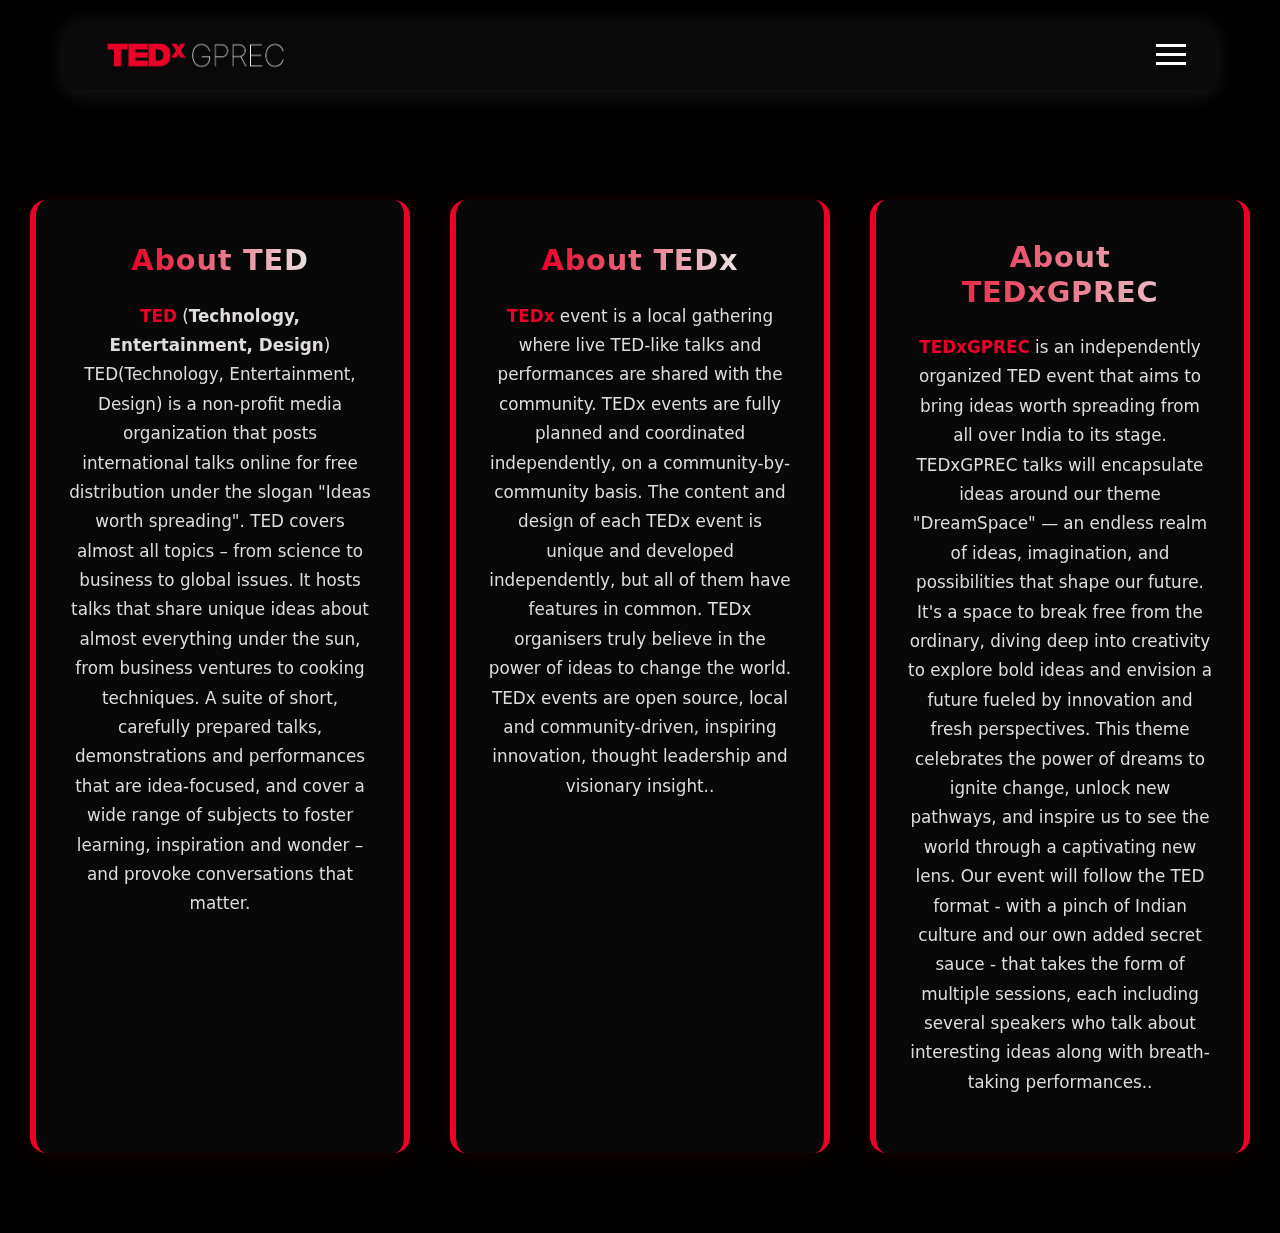
<file: about.html>
<!DOCTYPE html>
<html lang="en">
<head>
  <meta charset="UTF-8" />
  <meta name="viewport" content="width=device-width, initial-scale=1.0, maximum-scale=1, user-scalable=no"/>
  <title>TEDx GPREC</title>
  <link rel="icon" href="media/photos/icon.png" type="image/png">
  <link href="https://cdn.jsdelivr.net/npm/bootstrap@5.3.0/dist/css/bootstrap.min.css" rel="stylesheet"/>
  <style>
    :root {
      --tedx-red: #eb0028;
      --glass-bg: rgba(18, 18, 18, 0.52);
      --glass-blur: blur(6px);
    }

    * { box-sizing: border-box; }

    body {
      background-color: black;
      color: white;
      padding-top: 100px;
      overflow-x: hidden;
      margin: 0%;
    }

    ::-webkit-scrollbar {
      width: 3px;
      height: 3px;
    }

    ::-webkit-scrollbar-track { background: transparent; }
    ::-webkit-scrollbar-thumb {
      background-color: red;
      border-radius: 10px;
    }

    .nav-container {
      position: fixed;
      top: 20px;
      left: 50%;
      transform: translateX(-50%);
      width: 90%;
      height: 70px;
      padding: 0 30px;
      background: var(--glass-bg);
      backdrop-filter: var(--glass-blur);
      box-shadow: 0 4px 20px rgba(255, 255, 255, 0.1);
      display: flex;
      justify-content: space-between;
      align-items: center;
      border-radius: 16px;
      z-index: 1500;
    }

    .logo {
      height: 50px;
    }

    .hamburger {
      width: 30px;
      height: 22px;
      position: relative;
      cursor: pointer;
      background: none;
      border: none;
    }

    .hamburger span {
      position: absolute;
      height: 3px;
      width: 100%;
      background: #fff;
      left: 0;
      transition: all 0.3s ease;
    }

    .hamburger span:nth-child(1) { top: 0; }
    .hamburger span:nth-child(2) { top: 9px; }
    .hamburger span:nth-child(3) { top: 18px; }

    .hamburger.active span:nth-child(1) {
      transform: rotate(45deg); top: 10px;
    }

    .hamburger.active span:nth-child(2) {
      opacity: 0;
    }

    .hamburger.active span:nth-child(3) {
      transform: rotate(-45deg); top: 10px;
    }

    .overlay {
      position: fixed;
      top: 100px;
      left: 0; right: 0;
      width: 100%;
      height: calc(100% - 70px);
      background: rgba(0, 0, 0, 0.65);
      backdrop-filter: blur(8px);
      display: none;
      z-index: 1400;
      animation: fadeIn 0.5s ease forwards;
    }

    .overlay.open { display: flex; }

    .overlay-content {
      display: flex;
      flex-direction: row;
      justify-content: space-between;
      align-items: center;
      height: 100%;
      width: 100%;
      padding: 0 8vw;
      gap: 20px;
    }

    .overlay-left {
      flex: 1;
      display: flex;
      flex-direction: column;
      justify-content: center;
    }

    .overlay-left ul {
      list-style: none;
      padding: 0;
    }

    .overlay-left li {
      margin: 20px 0;
      opacity: 0;
      transform: translateY(20px);
      animation: slideUp 0.4s ease forwards;
    }

    .overlay-left li:nth-child(n) {
      animation-delay: calc(0.1s * var(--i));
    }

    .overlay-left a {
      font-size: 1.8rem;
      color: white;
      text-decoration: none;
      position: relative;
      transition: transform 0.2s ease;
    }

    .overlay-left a:hover {
      transform: scale(1.05);
    }

    .overlay-left a::after {
      content: '';
      position: absolute;
      left: 0;
      bottom: -2px;
      width: 0;
      height: 2px;
      background: var(--tedx-red);
      transition: width 0.3s ease-in-out;
    }

    .overlay-left a:hover::after {
      width: 100%;
    }

    .subevent-list {
      list-style: none;
      padding-left: 20px;
      margin-top: 10px;
    }

    .overlay-right {
      flex: 1;
      display: flex;
      flex-direction: column;
      align-items: center;
      justify-content: center;
    }

    .overlay-badge {
      max-width: 90%;
      max-height: 70%;
      animation: fadeIn 1s ease forwards;
      filter: drop-shadow(0 0 20px rgba(28, 19, 19, 0.2));
      margin-bottom: 6px;
    }

    .badge-tagline {
      font-size: 1rem;
      margin-top: 4px;
      color: white;
      font-weight: 400;
      letter-spacing: 1.2px;
      text-transform: uppercase;
      animation: fadeIn 1.2s ease-in-out 0.3s forwards;
      opacity: 0;
    }

    @keyframes fadeIn {
      from { opacity: 0; transform: scale(0.98); }
      to { opacity: 1; transform: scale(1); }
    }

    @keyframes slideUp {
      from { opacity: 0; transform: translateY(20px); }
      to { opacity: 1; transform: translateY(0); }
    }

    @media screen and (max-width: 768px) {
      .nav-container { width: 100%; padding: 0 20px; }
      .overlay-content {
        flex-direction: column;
        padding: 20px;
        justify-content: center;
        align-items: center;
      }

      .overlay-left, .overlay-right {
        width: 100%;
        margin: 20px 0;
        text-align: center;
      }

      .overlay-left a { font-size: 1.2rem; }
      .overlay-badge { max-width: 65%; }
      .badge-tagline { font-size: 0.8rem; }
    }

    /* About Section */
   .about-new {
  padding: 100px 30px 80px;
  background-color:black;
  color: white;
  text-align: center;
}

.about-wrapper {
  display: grid;
  grid-template-columns: repeat(auto-fit, minmax(300px, 1fr));
  gap: 40px;
  justify-content: center;
  align-items: stretch;
}

.about-card {
  position: relative;
  padding: 2.5rem 2rem;
  background: rgba(255, 255, 255, 0.03);
  border-left: 6px solid var(--tedx-red);
  border-right: 6px solid var(--tedx-red);
  border-radius: 16px;
  backdrop-filter: blur(12px);
  box-shadow:
    0 4px 30px rgba(255, 0, 0, 0.08),
    0 0 12px rgba(255, 0, 0, 0.05);
  transform: translateY(40px);
  opacity: 0;
  transition: transform 0.6s ease, opacity 0.6s ease, box-shadow 0.4s ease;
  overflow: hidden;
}

.about-card.visible {
  opacity: 1;
  transform: translateY(0);
  transition-delay: calc(0.2s * var(--delay));
}

.about-card:hover {
  transform: scale(1.02);
  box-shadow:
    0 8px 40px rgba(255, 0, 0, 0.25),
    inset 0 0 20px rgba(255, 0, 0, 0.05);
}

.about-card h2 span {
  font-size: 1.8rem;
  font-weight: 700;
  background: linear-gradient(90deg, var(--tedx-red), #e9e4e4);
  -webkit-background-clip: text;
  -webkit-text-fill-color: transparent;
  letter-spacing: 0.8px;
  display: inline-block;
  margin-bottom: 1rem;
}

.about-card p {
  font-size: 1.05rem;
  line-height: 1.75;
  color: #ddd;
  text-shadow: 0 0 4px rgba(255, 0, 0, 0.04);
}

@media (max-width: 600px) {
  .about-card {
    padding: 1.5rem;
  }

  .about-card h2 span {
    font-size: 1.5rem;
  }

  .about-card p {
    font-size: 0.95rem;
  }
}


@keyframes floatPulse {
  0% { transform: translate(0, 0) rotate(0deg); opacity: 0.3; }
  100% { transform: translate(15px, 20px) rotate(5deg); opacity: 0.6; }
}

@media (max-width: 600px) {
  .about-card {
    padding: 1.5rem;
  }

  .about-card h2 span {
    font-size: 1.5rem;
  }

  .about-card p {
    font-size: 0.95rem;
  }
}


  </style>
</head>
<body>

  <!-- Navbar -->
  <div class="nav-container">
    <a href="index.html"><img src="media/photos/logo-white.png" alt="TEDxGPREC Logo" class="logo" /></a>
    <div class="hamburger" onclick="toggleMenu(this)">
      <span></span><span></span><span></span>
    </div>
  </div>

  <!-- Overlay -->
  <div class="overlay" id="overlay">
    <div class="overlay-content">
      <div class="overlay-left">
        <ul class="nav-links">
          <li style="--i: 1"><a href="index.html">Home</a></li>
          <li style="--i: 2"><a href="about.html">About</a></li>
          <li style="--i: 3">
            <a href="#" class="events-link">Events ▼</a>
            <ul class="subevent-list" style="display: none;">
              <li><a href="event2024.html">2024</a></li>
              <li><a href="event2023.html">2023</a></li>
            </ul>
          </li>
          <li style="--i: 4"><a href="performers.html">Performers</a></li>
          <li style="--i: 5"><a href="team.html">Team</a></li>
          <li style="--i: 6"><a href="sponsors.html">Sponsors</a></li>
          <li style="--i: 7"><a href="contact.html">Contact</a></li>
          <li style="--i: 8"><a href="gallery.html">Gallery</a></li>
        </ul>
      </div>
      <div class="overlay-right">
        <div class="badge-wrapper">
          <img src="media/photos/badge1.png" alt="TEDxGPREC Badge" class="overlay-badge" />
          <p class="badge-tagline">IDEAS CHANGE EVERYTHING</p>
        </div>
      </div>
    </div>
  </div>

  <!-- About Section -->
<section class="about-new">
  <div class="about-wrapper">
    <div class="about-card" data-delay="0">
      <h2><span style="color:white">About TED</span></h2>
      <p>
        <span style="color: var(--tedx-red); font-weight: bold;">TED</span> (<b>Technology, Entertainment, Design</b>)  TED(Technology, Entertainment, Design) is a non-profit media organization that posts international talks online for free distribution under the slogan "Ideas worth spreading". TED covers almost all topics – from science to business to global issues. It hosts talks that share unique ideas about almost everything under the sun, from business ventures to cooking techniques. A suite of short, carefully prepared talks, demonstrations and performances that are idea-focused, and cover a wide range of subjects to foster learning, inspiration and wonder – and provoke conversations that matter.
        </p>
      </p>
    </div>

    <div class="about-card" data-delay="1">
      <h2><span style="color:white">About TEDx</span></h2>
      <p>
        <span style="color: var(--tedx-red); font-weight: bold;">TEDx</span>   event is a local gathering where live TED-like talks and performances are shared with the community. TEDx events are fully planned and coordinated independently, on a community-by-community basis. The content and design of each TEDx event is unique and developed independently, but all of them have features in common. TEDx organisers truly believe in the power of ideas to change the world. TEDx events are open source, local and community-driven, inspiring innovation, thought leadership and visionary insight..</p>
      </p>
    </div>

    <div class="about-card" data-delay="2">
      <h2><span style="color:white">About TEDxGPREC</span></h2>
      <p>
         <span style="color: var(--tedx-red); font-weight: bold;">TEDxGPREC</span>    is an independently organized TED event that aims to bring ideas worth spreading from all over India to its stage. TEDxGPREC talks will encapsulate ideas around our theme "DreamSpace" — an endless realm of ideas, imagination, and possibilities that shape our future. It's a space to break free from the ordinary, diving deep into creativity to explore bold ideas and envision a future fueled by innovation and fresh perspectives. This theme celebrates the power of dreams to ignite change, unlock new pathways, and inspire us to see the world through a captivating new lens. Our event will follow the TED format - with a pinch of Indian culture and our own added secret sauce - that takes the form of multiple sessions, each including several speakers who talk about interesting ideas along with breath-taking performances..</p>
    </div>
  </div>
</section>


  <!-- Script -->
 <script>
  function toggleMenu(icon) {
    icon.classList.toggle("active");
    document.getElementById("overlay").classList.toggle("open");
  }

  document.addEventListener("DOMContentLoaded", () => {
    const toggleLink = document.querySelector(".events-link");
    const submenu = document.querySelector(".subevent-list");

    toggleLink.addEventListener("click", function (e) {
      e.preventDefault();
      const isVisible = submenu.style.display === "block";
      submenu.style.display = isVisible ? "none" : "block";
      toggleLink.textContent = isVisible ? "Events ▼" : "Events ⏶";
    });

    const cards = document.querySelectorAll(".about-card");

    const observer = new IntersectionObserver((entries) => {
      entries.forEach(entry => {
        const card = entry.target;
        if (entry.isIntersecting) {
          card.classList.add("visible");
        } else {
          card.classList.remove("visible"); // 👈 This enables reverse animation
        }
      });
    }, {
      threshold: 0.2
    });

    cards.forEach((card, index) => {
      card.style.setProperty('--delay', card.dataset.delay || index);
      observer.observe(card);
    });
  });
</script>

</body>
</html>
</file>
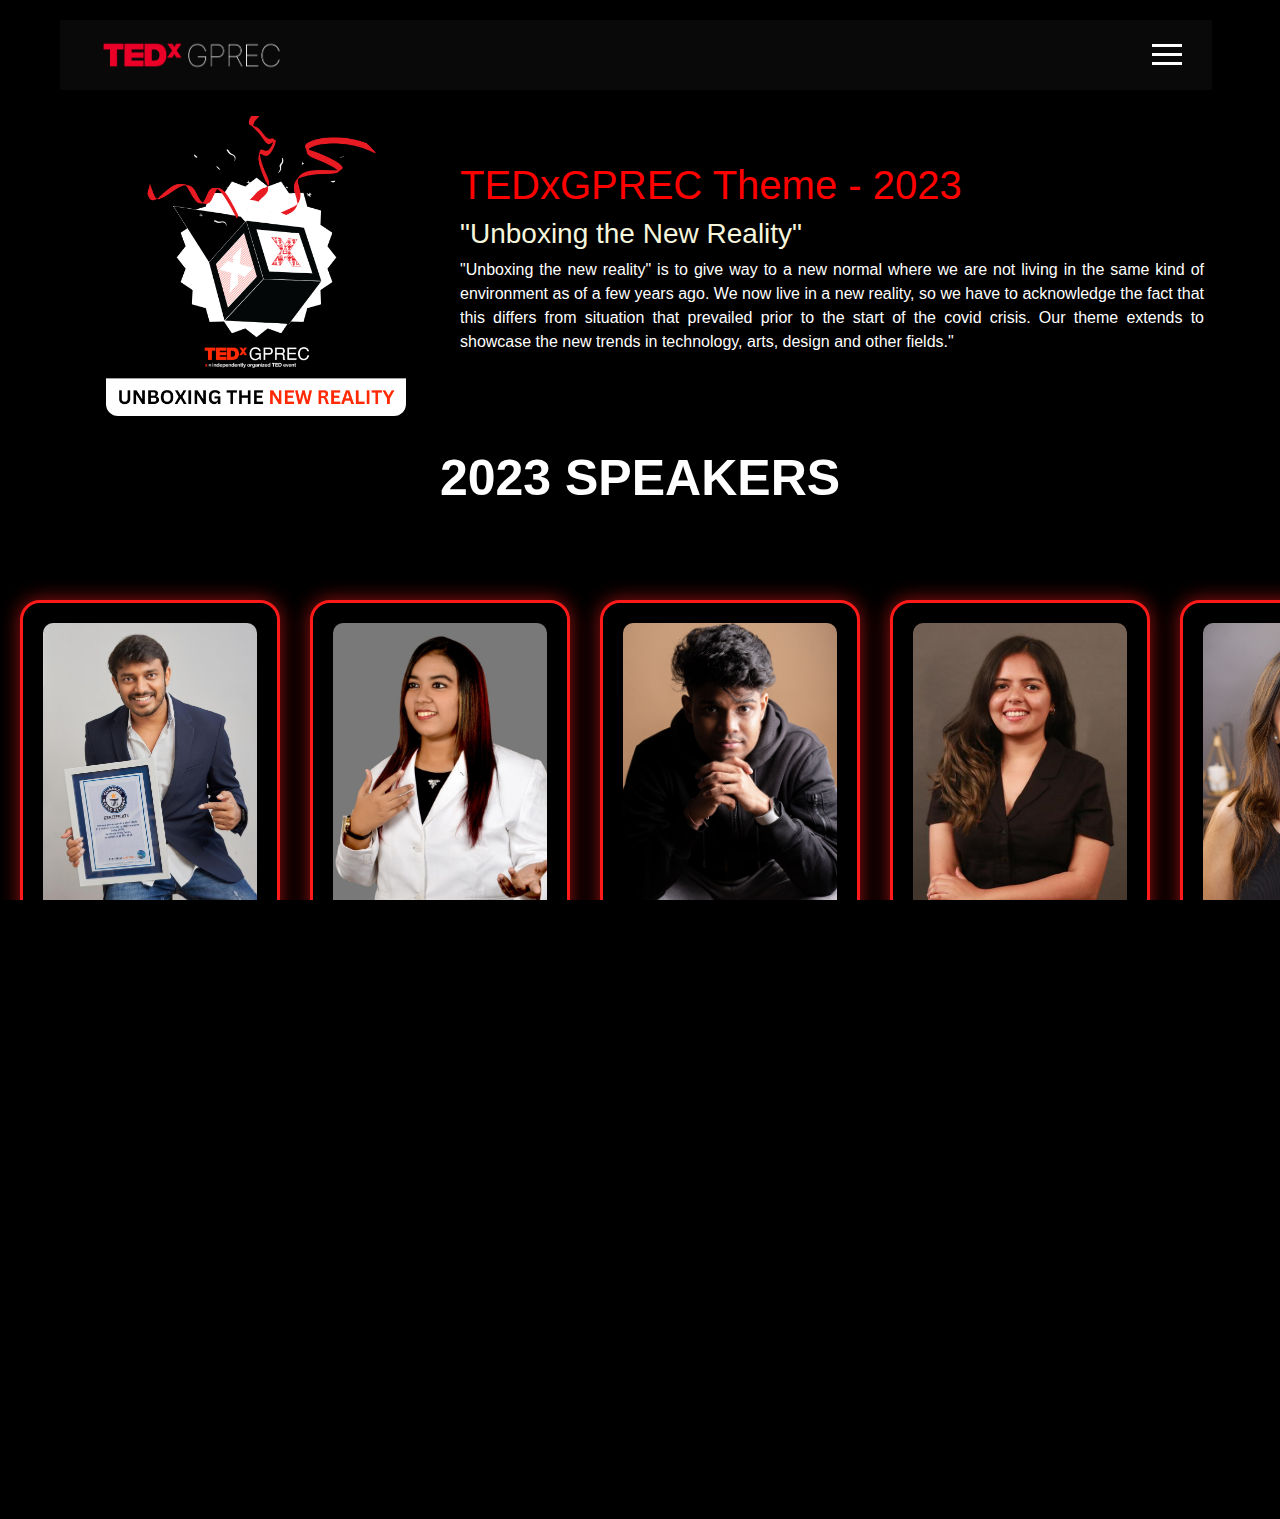
<file: event2023.html>
<!DOCTYPE html>
<html lang="en">
<head>
  <meta charset="UTF-8" />
  <meta name="viewport" content="width=device-width, initial-scale=1.0" />
  <title>TEDxGPREC</title>
  <link rel="stylesheet" href="home.css" />
   <link rel="icon" href="media\photos\icon.png" type="image/png">
  <script src="home.js" defer></script>
<link href="https://fonts.googleapis.com/css2?family=Russo+One&display=swap" rel="stylesheet"/>
<link href="https://cdn.jsdelivr.net/npm/bootstrap@5.3.0/dist/css/bootstrap.min.css" rel="stylesheet">
<script src="https://cdn.jsdelivr.net/npm/bootstrap@5.3.0/dist/js/bootstrap.bundle.min.js" defer></script>
<link rel="stylesheet" href="event.css">
</head>
<body>



      
  <!-- Navbar -->
  <div class="nav-container">
   <a href="index.html"> <img src="media/photos/logo-white.png" alt="TEDxGPREC Logo" class="logo" /></a>
    <div class="hamburger" onclick="toggleMenu(this)">
      <span></span>
      <span></span>
      <span></span>
    </div>
  </div>
  <section>
 <div style="background-color: black; padding: 2% 5%;">
  <div class="container-fluid">
    <div class="row align-items-center">
      <!-- Left Side Image -->
      <div class="col-lg-4 col-md-12 mb-4 mb-lg-0">
        <img 
          src="media/photos/theme.png" 
          alt="theme" 
          style="width: 100%; max-width: 300px; height: auto; border-radius: 4%; box-shadow: rgba(0, 0, 0, 0.24) 0px 3px 8px; display: block; margin-left: auto; margin-right: auto;" 
          data-aos="zoom-in-up" 
          data-aos-duration="2000"
        />
      </div>
      <!-- Right Side Text -->
      <div class="col-lg-8 col-md-12">
        <h1 style="color: red;" data-aos="zoom-in-up" data-aos-duration="1700">
          TEDxGPREC Theme - 2023
        </h1>
        <h3 style="color: beige;" data-aos="zoom-in-up" data-aos-duration="2000">
          "Unboxing the New Reality"
        </h3>
        <p style="color: white; text-align: justify;" data-aos="zoom-in-up" data-aos-duration="2000">
          "Unboxing the new reality" is to give way to a new normal where we are not living in the same kind of environment as of a few years ago. We now live in a new reality, so we have to acknowledge the fact that this differs from situation that prevailed prior to the start of the covid crisis. Our theme extends to showcase the new trends in technology, arts, design and other fields."
        </p>
      </div>
    </div>
  </div>
</div>
</section>



<section class="timeline-section">
  <h1 class="timeline-title">Flow of Event</h1>
    <div class="scroll-arrows">
  <button class="scroll-btn left">&#10094;</button>
  <button class="scroll-btn right">&#10095;</button>
</div>
  <div class="timeline-container">


    <div class="timeline">

      <div class="timeline-item" data-title="Opening" data-desc="10:00 AM – Kick-off ceremony with lamp lighting and introductions.">
        <div class="timeline-circle"><img src="media/photos/inagural.JPG" alt="Opening" loading="lazy"></div>
        <p class="label">Opening</p>
      </div>
      <div class="timeline-item" data-title="Performance" data-desc="10:50 AM – First cultural performance to energize the audience.">
        <div class="timeline-circle"><img src="Performers2023\Dancers\DSC0313.jpg" alt="Performance 1" loading="lazy"></div>
        <p class="label">Performance 1 </p>
      </div>


      <div class="timeline-item" data-title="Speaker 1" data-desc="10:20 AM – Our first speaker sets the tone with an inspiring talk.">
        <div class="timeline-circle"><img src="speakers/deepak.jpg" alt="Speaker 1" loading="lazy"></div>
        <p class="label">Speaker 1</p>
      </div>
 <div class="timeline-item" data-title="Performance" data-desc="12:00 PM – Second cultural performance.">
        <div class="timeline-circle"><img src="Performers2023\Dancers\DSC0601.jpg" alt="Performance 2" loading="lazy"></div>
        <p class="label">Performance 2</p>
      </div>
       <div class="timeline-item" data-title="Break" data-desc="11:40 AM – Short break and refreshments.">
        <div class="timeline-circle"><img src="media/photos/break.jpeg" alt="Break 1" loading="lazy"></div>
        <p class="label">Break</p>
      </div>

      <div class="timeline-item" data-title="Speaker 2" data-desc="11:10 AM – Talk by our second speaker.">
        <div class="timeline-circle"><img src="speakers/KRUPA NISHAR.jpeg" alt="Speaker 2" loading="lazy"></div>
        <p class="label">Speaker 2</p>
      </div>

     <div class="timeline-item" data-title="Performance" data-desc="12:50 PM – Third cultural performance.">
        <div class="timeline-circle"><img src="Performers2023\Dancers\DSC0642.jpg" alt="Performance 3" loading="lazy"></div>
        <p class="label">Performance 3</p>
      </div>
     

      <div class="timeline-item" data-title="Speaker 3" data-desc="12:20 PM – Talk by our third speaker.">
        <div class="timeline-circle"><img src="speakers/Roshan.jpeg" alt="Speaker 3" loading="lazy"></div>
        <p class="label">Speaker 3</p>
      </div>

      

      <div class="timeline-item" data-title="Break" data-desc="1:10 PM – Lunch Break.">
        <div class="timeline-circle"><img src="media/photos/break.jpeg" alt="Break 2" loading="lazy"></div>
        <p class="label">Break 2</p>
      </div>
<div class="timeline-item" data-title="Speaker 4" data-desc="2:10 PM – Talk by our fourth speaker.">
        <div class="timeline-circle"><img src="speakers/medha.jpeg" alt="Speaker 4" loading="lazy"></div>
        <p class="label">Speaker 4</p>
      </div>
      

      <div class="timeline-item" data-title="Performance" data-desc="2:40 PM – Fourth cultural performance.">
        <div class="timeline-circle"><img src="Performers2023\Singers\DSC0467.jpg" alt="Performance 4" loading="lazy"></div>
        <p class="label">Performance 4</p>
      </div>

      <div class="timeline-item" data-title="Speaker 5" data-desc="3:00 PM – Talk by our fifth speaker.">
        <div class="timeline-circle"><img src="speakers/aka.jpeg" alt="Speaker 5" loading="lazy"></div>
        <p class="label">Speaker 5</p>
      </div>

      <div class="timeline-item" data-title="Activity" data-desc="3:30 PM – Interactive audience activity.">
        <div class="timeline-circle"><img src="media/photos/break.jpeg" alt="Activity" loading="lazy"></div>
        <p class="label">Activity</p>
      </div>

      <div class="timeline-item" data-title="Panel Discussion" data-desc="4:00 PM – A thought-provoking discussion with our speakers.">
        <div class="timeline-circle"><img src="media/photos/paneldiscussion.JPG" alt="Panel Discussion" loading="lazy"></div>
        <p class="label">Panel Discussion</p>
      </div>

      <div class="timeline-item" data-title="Performance" data-desc="4:40 PM – Fifth cultural performance.">
        <div class="timeline-circle"><img src="Performers2023\Singers\DSC0477.jpg" alt="Performance 5" loading="lazy"></div>
        <p class="label">Performance 5</p>
      </div>

      <div class="timeline-item" data-title="Closing Ceremony" data-desc="5:00 PM – Vote of thanks and closing performance.">
        <div class="timeline-circle"><img src="Performers2023\Instrumentalists\DSC0493.jpg" alt="Closing" loading="lazy"></div>
        <p class="label">Performance 6</p>
      </div>


    </div>
  </div>
  <div class="popup-overlay" id="popupOverlay"></div>


  <!-- Popup Card -->
  <div class="popup-card" id="popupCard">
    <div class="popup-content">
      <span class="popup-close" id="popupClose">&times;</span>
      <h3 id="popupTitle"></h3>
      <p id="popupDesc"></p>
    </div>
  </div>
</section>



  <!-- Fullscreen Overlay -->
  <div class="overlay" id="overlay">
    <div class="overlay-content">

      <!-- Left: Nav Links -->
      <div class="overlay-left">
        <ul class="nav-links">
          <li style="--i: 1"><a href="index.html">Home</a></li>
          <li style="--i: 2"><a href="about.html">About</a></li>
          <li style="--i: 3">
  <a href="#" class="events-link">Events ▼</a>
  <ul class="subevent-list" style="display: none;">
    <li><a href="event2024.html">2024</a></li>
    <li><a href="event2023.html">2023</a></li>
  </ul>
</li>
          <li style="--i: 4"><a href="performers.html">Performers</a></li>
          <li style="--i: 5"><a href="team.html">Team</a></li>
          <li style="--i: 6"><a href="sponsors.html">Sponsors</a></li>
          <li style="--i: 7"><a href="contact.html">Contact</a></li>
          <li style="--i: 8"><a href="gallery.html">Gallery</a></li>
        </ul>
      </div>

      <!-- Right: TEDxGPREC Badge -->
      <!-- Right: TEDxGPREC Badge + Tagline -->
<div class="overlay-right">
  <div class="badge-wrapper">
    <img src="media/photos/badge1.png" alt="TEDxGPREC Badge" class="overlay-badge" />
    <p class="badge-tagline">IDEAS CHANGE EVERYTHING</p>
  </div>
</div>

    </div>
  </div>

 <div style="display: flex; justify-content: center; align-items: center;">
   <p style="color: white; text-align: center; font-size:50px;font-weight:bold">2023 SPEAKERS</p>
   </div>
   <br><br>
   <div class="speaker-container speaker-grid" id="2025">
      <!-- Replace speaker#.jpg with your image paths -->
      <div class="flip-card"><div class="flip-inner"><div class="flip-front">
        <img src="speakers/deepak.jpg"><h2>DEEPAK REDDY</h2><strong>Film Maker</strong>
      </div><div class="flip-back"><p>Film Maker.</p><div class="socials"><a href="https://www.instagram.com/deepuzoomout?igsh=MXRzenQ5c3J2eWpncg=="><img src="speakers/insta.png"></a></div></div></div></div>

      <div class="flip-card"><div class="flip-inner"><div class="flip-front">
        <img src="speakers/KRUPA NISHAR.jpeg"><h2>KRUPA NISHAR</h2><strong>Forensic Psychologist</strong>
      </div><div class="flip-back"><p>Forensic Psychologist.</p><div class="socials"><a href="https://www.instagram.com/officialkrupa.nishar?igsh=MWJpMWhocTZlaDd1dg=="><img src="speakers/insta.png"></a><a href="https://x.com/KRUPANISHAR1?t=KtmTdXiwXSgU0E2NfuS9xg&s=08"><img src="speakers/twit.png"></a><a href="https://www.linkedin.com/in/krupa-nishar/?utm_source=share&utm_campaign=share_via&utm_content=profile&utm_medium=android_app"><img src="speakers/lin.png"></a></div></div></div></div>

      <div class="flip-card"><div class="flip-inner"><div class="flip-front">
        <img src="speakers/Roshan.jpeg"><h2>ROSHAN VADASSERY</h2><strong>Entrepreneur</strong>
      </div><div class="flip-back"><p>Entrepreneur.</p><div class="socials"><a href="https://www.instagram.com/roshanvadassery?igsh=cmYxdGFyeHg0bzll"><img src="speakers/insta.png"></a><a href="https://x.com/roshanvadassery?t=qGNHir3v_T5T_3Jza_5fnw&s=08"><img src="speakers/twit.png"></a><a href="https://www.linkedin.com/in/roshan-vadassery/?utm_source=share&utm_campaign=share_via&utm_content=profile&utm_medium=android_app"><img src="speakers/lin.png"></a></div></div></div></div>

      <div class="flip-card"><div class="flip-inner"><div class="flip-front">
        <img src="speakers/medha.jpeg"><h2>MEDHA PRIYA</h2><strong>Designer</strong>
      </div><div class="flip-back"><p>Designer.</p><div class="socials"><a href="https://www.instagram.com/thisisafantasea?igsh=czlhNjlncXpwNmli"><img src="speakers/insta.png"></a><a href="https://www.linkedin.com/in/medhapriya/?utm_source=share&utm_campaign=share_via&utm_content=profile&utm_medium=android_app"><img src="speakers/lin.png"></a></div></div></div></div>

      <div class="flip-card"><div class="flip-inner"><div class="flip-front">
        <img src="speakers/aka.jpeg"><h2>AKANKSHA KOMMIRELLY</h2><strong>Beauty vlogger</strong>
      </div><div class="flip-back"><p>Beauty vlogger.</p><div class="socials"><a href="https://www.instagram.com/akankshakommirelly/?hl=en"><img src="speakers/insta.png"></a><a href="https://www.linkedin.com/in/akanksha-komirelly-7b5109138/?originalSubdomain=in"><img src="speakers/lin.png"></a></div></div></div></div>
    </div>
    <br><br><br><br><br><br>
     <div style="display: flex; justify-content: center; align-items: center;">
   <p style="color:white; text-align: center; font-size:50px;font-weight:bold">2023 SPONSORS</p>
   </div><br><br>
    <div class="logo-container">
  <div class="logo-scroll">
    <div class="logo-scroll__wrapper">
      <!-- First set of logos -->
      <img src="sponsors2024\s1.jpg" class="logo-item" />
      <img src="2023 sponsors\Yerasi.jpg" class="logo-item" />
      <img src="sponsors2024\s2.png" class="logo-item" />
      <img src="2023 sponsors\IMG-20221226-WA0031.jpg" class="logo-item" />
      <img src="2023 sponsors\newtech.jpg" class="logo-item" />
     
      <!-- Duplicate set for seamless scroll -->
      <img src="sponsors2024\s1.jpg" class="logo-item" />
      <img src="2023 sponsors\Yerasi.jpg" class="logo-item" />
      <img src="sponsors2024\s2.png" class="logo-item" />
      <img src="2023 sponsors\IMG-20221226-WA0031.jpg" class="logo-item" />
      <img src="2023 sponsors\newtech.jpg" class="logo-item" />
    </div>
  </div>
</div>

    <br><br><br><br>
  <script>
      function toggleMenu(icon) {
    icon.classList.toggle("active");
    document.getElementById("overlay").classList.toggle("open");
  }
   document.body.classList.add("overlay-open");

document.body.classList.remove("overlay-open");
    window.addEventListener('scroll', function () {
  const flowTitle = document.querySelector('.flow-title');
  const top = flowTitle.getBoundingClientRect().top;
  const windowHeight = window.innerHeight;

  if (top < windowHeight - 100) {
    flowTitle.style.opacity = '1';
    flowTitle.style.transform = 'translateY(0)';
  }
});
    // ===== Timeline Line Width Update =====
function updateTimelineLineWidth() {
  const timeline = document.querySelector('.timeline');
  const timelineLine = document.querySelector('.timeline-line');
  const lastEvent = timeline?.lastElementChild;

  if (timeline && timelineLine && lastEvent) {
    const lineWidth = lastEvent.offsetLeft + lastEvent.offsetWidth + 100;
    timelineLine.style.width = `${lineWidth}px`;
  }
}

window.addEventListener('DOMContentLoaded', updateTimelineLineWidth);
window.addEventListener('resize', updateTimelineLineWidth);


// ===== Typing Popup on Event Click =====
const timelineItems = document.querySelectorAll(".timeline-item");
const popup = document.querySelector(".popup-card");
const popupTitle = popup.querySelector("h3");
const popupDesc = popup.querySelector("p");
const closeBtn = document.querySelector(".popup-close");
const overlay = document.getElementById("popupOverlay");

function typeText(element, text, delay = 20) {
  element.textContent = "";
  let i = 0;
  const typingInterval = setInterval(() => {
    element.textContent += text[i];
    i++;
    if (i === text.length) clearInterval(typingInterval);
  }, delay);
}

timelineItems.forEach((item) => {
  item.addEventListener("click", () => {
    const title = item.getAttribute("data-title") || "Event Title";
    const desc = item.getAttribute("data-desc") || "Event description goes here.";

    popupTitle.classList.add("typing");
    popupDesc.classList.remove("typing");

    popup.classList.add("show");
    overlay.classList.add("show");

    popupTitle.textContent = title;
    popupDesc.textContent = "";

    setTimeout(() => {
      popupTitle.classList.remove("typing");
      popupDesc.classList.add("typing");
      typeText(popupDesc, desc, 18);
    }, 200);
  });
});

closeBtn.addEventListener("click", () => {
  popup.classList.remove("show");
  overlay.classList.remove("show");
});
overlay.addEventListener("click", () => {
  popup.classList.remove("show");
  overlay.classList.remove("show");
});

// ===== Timeline Scroll Arrow Buttons =====
// ===== Timeline Scroll Arrow Buttons =====
const scrollAmount = 300;
const leftBtn = document.querySelector(".scroll-btn.left");
const rightBtn = document.querySelector(".scroll-btn.right");
const timelineContainer = document.querySelector(".timeline-container"); // ✅ Fix here

leftBtn.addEventListener("click", () => {
  timelineContainer.scrollBy({ left: -scrollAmount, behavior: "smooth" });
});
rightBtn.addEventListener("click", () => {
  timelineContainer.scrollBy({ left: scrollAmount, behavior: "smooth" });
});


// ===== Fade-In Observer for Timeline Items =====
const fadeObserver = new IntersectionObserver((entries) => {
  entries.forEach((entry) => {
    if (entry.isIntersecting) {
      entry.target.classList.add("fade-in");
    }
  });
}, { threshold: 0.5 });

timelineItems.forEach((item) => fadeObserver.observe(item));

const toggle = document.getElementById("toggle-events");
const subevents = document.querySelectorAll(".subevent");

if (toggle) {
  toggle.addEventListener("click", function (e) {
    e.preventDefault(); // Prevent default once

    const anyHidden = Array.from(subevents).some(
      item => item.style.display === "none" || item.style.display === ""
    );

    subevents.forEach(item => {
      item.style.display = anyHidden ? "block" : "none";
    });

    toggle.textContent = anyHidden ? "Events⏶" : "Events▼";
  });
}
  document.addEventListener("DOMContentLoaded", () => {
    const toggleLink = document.querySelector(".events-link");
    const submenu = document.querySelector(".subevent-list");

    toggleLink.addEventListener("click", function (e) {
      e.preventDefault();
      submenu.style.display = submenu.style.display === "block" ? "none" : "block";
      toggleLink.textContent = submenu.style.display === "block" ? "Events ⏶" : "Events ▼";
    });
  });
  </script>
</body>
</html>
</file>
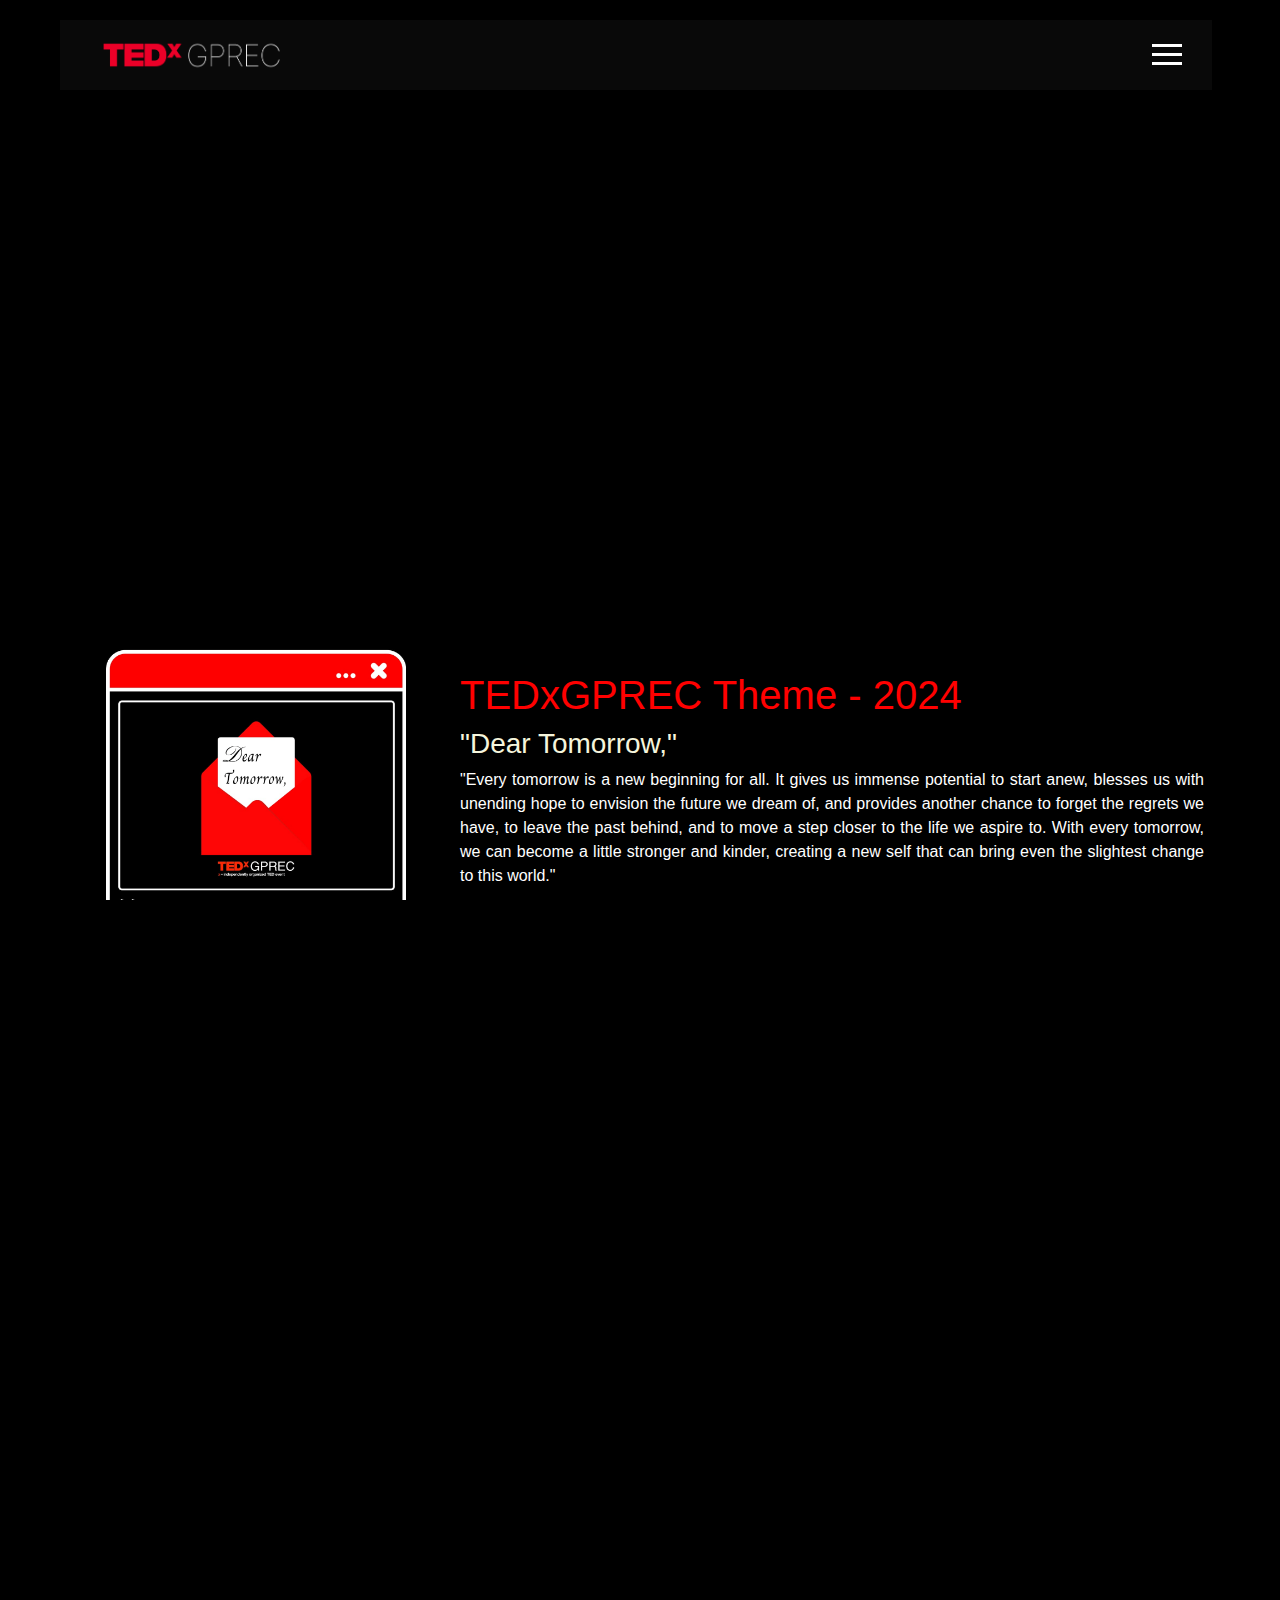
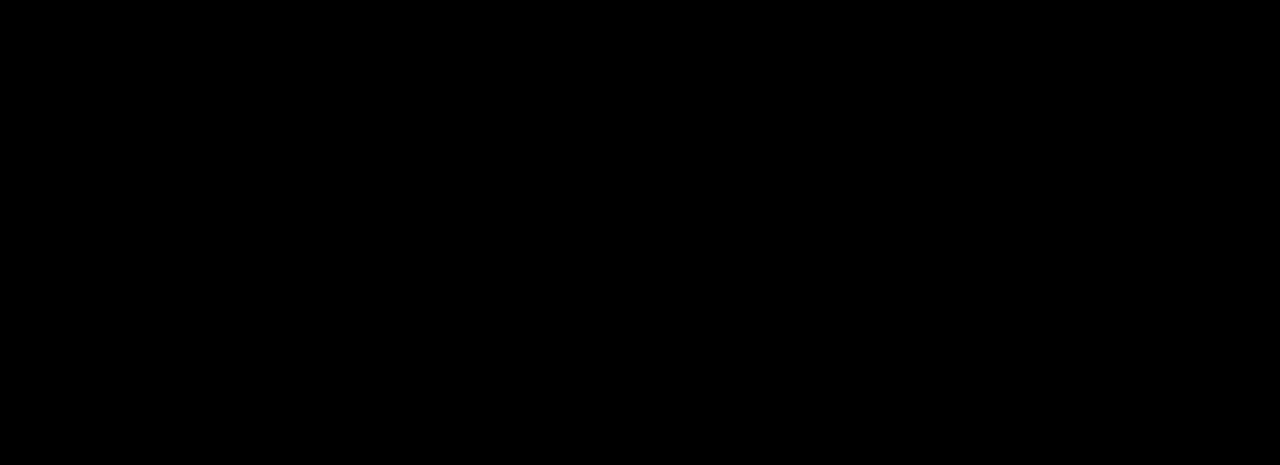
<file: event2024.html>
<!DOCTYPE html>
<html lang="en">
<head>
  <meta charset="UTF-8" />
  <meta name="viewport" content="width=device-width, initial-scale=1.0" />
  <title>TEDxGPREC</title>
  <link rel="stylesheet" href="home.css" />
   <link rel="icon" href="media\photos\icon.png" type="image/png">
  <script src="home.js" defer></script>
<link href="https://fonts.googleapis.com/css2?family=Russo+One&display=swap" rel="stylesheet"/>
<!-- Bootstrap 5 CDN -->
<link href="https://cdn.jsdelivr.net/npm/bootstrap@5.3.0/dist/css/bootstrap.min.css" rel="stylesheet">
<script src="https://cdn.jsdelivr.net/npm/bootstrap@5.3.0/dist/js/bootstrap.bundle.min.js" defer></script>
<link rel="stylesheet" href="event.css">
</head>
<body>



      
  <!-- Navbar -->
  <div class="nav-container">
   <a href="index.html"> <img src="media/photos/logo-white.png" alt="TEDxGPREC Logo" class="logo" /></a>
    <div class="hamburger" onclick="toggleMenu(this)">
      <span></span>
      <span></span>
      <span></span>
    </div>
  </div>
  <br>
  <section>
<div class="video">
  <video autoplay loop muted playsinline width="100%" height="300%">
    <source src="Opening video.mp4" type="video/mp4" />
  </video>
</div>
</section>
<br><br>
<section>
 <div style="background-color: black; padding: 2% 5%;">
  <div class="container-fluid">
    <div class="row align-items-center">
      <!-- Left Side Image -->
      <div class="col-lg-4 col-md-12 mb-4 mb-lg-0">
        <img 
          src="media/photos/website element.jpg" 
          alt="theme" 
          style="width: 100%; max-width: 300px; height: auto; border-radius: 4%; box-shadow: rgba(0, 0, 0, 0.24) 0px 3px 8px; display: block; margin-left: auto; margin-right: auto;" 
          data-aos="zoom-in-up" 
          data-aos-duration="2000"
        />
      </div>
      <!-- Right Side Text -->
      <div class="col-lg-8 col-md-12">
        <h1 style="color: red;" data-aos="zoom-in-up" data-aos-duration="1700">
          TEDxGPREC Theme - 2024
        </h1>
        <h3 style="color: beige;" data-aos="zoom-in-up" data-aos-duration="2000">
          "Dear Tomorrow,"
        </h3>
        <p style="color: white; text-align: justify;" data-aos="zoom-in-up" data-aos-duration="2000">
          "Every tomorrow is a new beginning for all. It gives us immense potential to start anew, blesses us with unending hope to envision the future we dream of, and provides another chance to forget the regrets we have, to leave the past behind, and to move a step closer to the life we aspire to. With every tomorrow, we can become a little stronger and kinder, creating a new self that can bring even the slightest change to this world."
        </p>
      </div>
    </div>
  </div>
</div>

</section>
<br>
<section class="timeline-section">
  <h1 class="timeline-title">Flow of Event</h1>
    <div class="scroll-arrows">
  <button class="scroll-btn left">&#10094;</button>
  <button class="scroll-btn right">&#10095;</button>
</div>
  <div class="timeline-container">


    <div class="timeline">

       <div class="timeline-item" data-title="Opening" data-desc="10:00 AM – Kick-off ceremony with lamp lighting and introductions.">
        <div class="timeline-circle"><img src="media/photos/inagural.JPG" alt="Opening" loading="lazy"></div>
        <p class="label">Opening</p>
      </div>
  <div class="timeline-item" data-title="Performance" data-desc="10:50 AM – First cultural performance to energize the audience.">
        <div class="timeline-circle"><img src="media/photos/peformance1.JPG" alt="Performance 1" loading="lazy"></div>
        <p class="label">Performance</p>
      </div>

      <div class="timeline-item" data-title="Speaker 1" data-desc="10:20 AM – Our first speaker sets the tone with an inspiring talk.">
        <div class="timeline-circle"><img src="media/photos/speaker1.JPG" alt="Speaker 1" loading="lazy"></div>
        <p class="label">Speaker 1</p>
      </div>

     <div class="timeline-item" data-title="Performance" data-desc="12:00 PM – Second cultural performance.">
        <div class="timeline-circle"><img src="media\photos\peformance2.JPG" alt="Performance 2" loading="lazy"></div>
        <p class="label">Performance 2</p>
      </div>

      <div class="timeline-item" data-title="Speaker 2" data-desc="11:10 AM – Talk by our second speaker.">
        <div class="timeline-circle"><img src="media/photos/speaker2.JPG" alt="Speaker 2" loading="lazy"></div>
        <p class="label">Speaker 2</p>
      </div>

      <div class="timeline-item" data-title="Break" data-desc="11:40 AM – Short break and refreshments.">
        <div class="timeline-circle"><img src="media/photos/break.jpeg" alt="Break 1" loading="lazy"></div>
        <p class="label">Break</p>
      </div>
      

      <div class="timeline-item" data-title="Performance" data-desc="12:50 PM – Third cultural performance.">
        <div class="timeline-circle"><img src="media\photos\performance3.JPG" alt="Performance 3" loading="lazy"></div>
        <p class="label">Performance 3</p>
      </div>

      <div class="timeline-item" data-title="Speaker 3" data-desc="12:20 PM – Talk by our third speaker.">
        <div class="timeline-circle"><img src="media/photos/speaker3.JPG" alt="Speaker 3" loading="lazy"></div>
        <p class="label">Speaker 3</p>
      </div>

      <div class="timeline-item" data-title="Performance" data-desc="2:40 PM – Fourth cultural performance.">
        <div class="timeline-circle"><img src="media\photos\performance4.JPG" alt="Performance 4" loading="lazy"></div>
        <p class="label">Performance 4</p>
      </div>



      <div class="timeline-item" data-title="Break" data-desc="1:10 PM – Lunch Break.">
        <div class="timeline-circle"><img src="media/photos/break.jpeg" alt="Break 2" loading="lazy"></div>
        <p class="label">Break 2</p>
      </div>

      <div class="timeline-item" data-title="Speaker 4" data-desc="2:10 PM – Talk by our fourth speaker.">
        <div class="timeline-circle"><img src="media/photos/speaker4.JPG" alt="Speaker 4" loading="lazy"></div>
        <p class="label">Speaker 4</p>
      </div>
<div class="timeline-item" data-title="Performance" data-desc="4:40 PM – Fifth cultural performance.">
        <div class="timeline-circle"><img src="media/photos/performance5.JPG" alt="Performance 5" loading="lazy"></div>
        <p class="label">Performance 5</p>
      </div>
      
      <div class="timeline-item" data-title="Speaker 5" data-desc="3:00 PM – Talk by our fifth speaker.">
        <div class="timeline-circle"><img src="media/photos/speaker5.JPG" alt="Speaker 5" loading="lazy"></div>
        <p class="label">Speaker 5</p>
      </div>
<div class="timeline-item" data-title="Panel Discussion" data-desc="4:00 PM – A thought-provoking discussion with our speakers.">
        <div class="timeline-circle"><img src="media/photos/paneldiscussion.JPG" alt="Panel Discussion" loading="lazy"></div>
        <p class="label">Panel Discussion</p>
      </div>

      <div class="timeline-item" data-title="Activity" data-desc="3:30 PM – Interactive audience activity.">
        <div class="timeline-circle"><img src="media/photos/break.jpeg" alt="Activity" loading="lazy"></div>
        <p class="label">Activity</p>
      </div>
      <div class="timeline-item" data-title="Closing Ceremony" data-desc="5:00 PM – Vote of thanks and closing performance.">
        <div class="timeline-circle"><img src="media/photos/performance6.JPG" alt="Closing" loading="lazy"></div>
        <p class="label">Performance 6</p>
      </div>
    </div>
    
  </div>
  <div class="popup-overlay" id="popupOverlay"></div>
  <!-- Popup Card -->
  <div class="popup-card" id="popupCard">
    <div class="popup-content">
      <span class="popup-close" id="popupClose">&times;</span>
      <h3 id="popupTitle"></h3>
      <p id="popupDesc"></p>
    </div>
  </div>
</section>



  <!-- Fullscreen Overlay -->
  <div class="overlay" id="overlay">
    <div class="overlay-content">

      <!-- Left: Nav Links -->
      <div class="overlay-left">
        <ul class="nav-links">
          <li style="--i: 1"><a href="index.html">Home</a></li>
          <li style="--i: 2"><a href="about.html">About</a></li>
          <li style="--i: 3">
  <a href="#" class="events-link">Events ▼</a>
  <ul class="subevent-list" style="display: none;">
    <li><a href="event2024.html">2024</a></li>
    <li><a href="event2023.html">2023</a></li>
  </ul>
</li>
          <li style="--i: 4"><a href="performers.html">Performers</a></li>
          <li style="--i: 5"><a href="team.html">Team</a></li>
          <li style="--i: 6"><a href="sponsors.html">Sponsors</a></li>
          <li style="--i: 7"><a href="contact.html">Contact</a></li>
          <li style="--i: 8"><a href="gallery.html">Gallery</a></li>
        </ul>
      </div>

      <!-- Right: TEDxGPREC Badge -->
      <!-- Right: TEDxGPREC Badge + Tagline -->
<div class="overlay-right">
  <div class="badge-wrapper">
    <img src="media/photos/badge1.png" alt="TEDxGPREC Badge" class="overlay-badge" />
    <p class="badge-tagline">IDEAS CHANGE EVERYTHING</p>
  </div>
</div>

    </div>
  </div>

 <div style="display: flex; justify-content: center; align-items: center;">
   <p style="color: white; text-align: center; font-size:50px;font-weight:bold">2024 SPEAKERS</p>
   </div>
   <br><br>
   <div class="speaker-container speaker-grid" id="2025">
      <!-- Replace speaker#.jpg with your image paths -->
       <div class="flip-card"><div class="flip-inner"><div class="flip-front">
        <img src="speakers/sahithi.jpeg"><h2>SAHITHI MANNAR</h2><strong>Psychologist</strong>
      </div><div class="flip-back"><p>Psychologist.</p><div class="socials"><a href="https://www.instagram.com/sahithimannar/"><img src="speakers/insta.png"></a><a href="https://x.com/samajeeva?t=HcGR-STjgdshqwz83UmS3A&s=08"><img src="speakers/twit.png"></a><a href="https://www.linkedin.com/in/sahithi-mannar/?utm_source=share&utm_campaign=share_via&utm_content=profile&utm_medium=android_app"><img src="speakers/lin.png"></a></div></div></div></div>

      <div class="flip-card"><div class="flip-inner"><div class="flip-front">
        <img src="speakers/dr.jpeg"><h2>DRISHTI SHARMA</h2><strong>Content Creator</strong>
      </div><div class="flip-back"><p>Content Creator.</p><div class="socials"><a href="https://www.instagram.com/drishtiispeaks/"><img src="speakers/insta.png"></a><a href="https://x.com/drishtiispeaks?t=ZVH3RWJV5dwXka3ammvrzA&s=08"><img src="speakers/twit.png"></a><a href="https://www.linkedin.com/in/drishtiisharma/?utm_source=share&utm_campaign=share_via&utm_content=profile&utm_medium=android_app"><img src="speakers/lin.png"></a></div></div></div></div>

      <div class="flip-card"><div class="flip-inner"><div class="flip-front">
        <img src="speakers/ap.jpeg"><h2>ARPIT ARORA</h2><strong>Finance Strategist</strong>
      </div><div class="flip-back"><p>Finance Strategist.</p><div class="socials"><a href="#"><img src="speakers/insta.png"></a><a href="https://x.com/arpit20587?t=xmYYeB_VMxKbuaJiAtrQig&s=08"><img src="speakers/twit.png"></a><a href="https://www.linkedin.com/company/askthewiseguy/"><img src="speakers/lin.png"></a></div></div></div></div>

      <div class="flip-card"><div class="flip-inner"><div class="flip-front">
        <img src="speakers/aj.jpeg"><h2>A J BHAIRAV</h2><strong>Influencer</strong>
      </div><div class="flip-back"><p>Influencer.</p><div class="socials"><a href="https://www.instagram.com/ajbhairav/?igsh=NWc3am15YWQzdTVh#"><img src="speakers/insta.png"></a><a href="https://x.com/ajbhairav?t=L-iJdaCRLC6biu3E69VI4A&s=08"><img src="speakers/twit.png"></a></div></div></div></div>

      <div class="flip-card"><div class="flip-inner"><div class="flip-front">
        <img src="speakers/pnr.jpeg"><h2>PUNARNAVI BHUPALAM</h2><strong>Artist</strong>
      </div><div class="flip-back"><p>Artist.</p><div class="socials"><a href="https://www.instagram.com/punarnavib/"><img src="speakers/insta.png"></a><a href="https://x.com/PunarnaviBHU?t=EvXGSXKm3UL8teSpzV_Wmw&s=08"><img src="speakers/twit.png"></a><a href="https://www.linkedin.com/in/punarnavi-bhupalam-b8aa6654/?utm_source=share&utm_campaign=share_via&utm_content=profile&utm_medium=android_app"><img src="speakers/lin.png"></a></div></div></div></div>
    </div>
    <br><br><br><br><br><br>
     <div style="display: flex; justify-content: center; align-items: center;">
   <p style="color:white; text-align: center; font-size:50px;font-weight:bold">2024 SPONSORS</p>
   </div><br><br>
    <div class="logo-container">
  <div class="logo-scroll">
    <div class="logo-scroll__wrapper">
     <img src="sponsors2024\s1.jpg" class="logo-item" />
      <img src="sponsors2024\s2.png" class="logo-item" />
      <img src="sponsors2024\s3.jpg" class="logo-item" />
      <img src="sponsors2024\s4.jpg" class="logo-item" />
      <img src="sponsors2024\s5.jpg" class="logo-item" />
      <img src="sponsors2024\s6.jpg" class="logo-item" />
      <img src="sponsors2024\s7.jpg" class="logo-item" />     
      <img src="sponsors2024\s8.jpg" class="logo-item" />
      <img src="sponsors2024\s9.jpg" class="logo-item" />
      <!-- Duplicate set for seamless scroll -->
      <img src="sponsors2024\s1.jpg" class="logo-item" />
      <img src="sponsors2024\s2.png" class="logo-item" />
      <img src="sponsors2024\s3.jpg" class="logo-item" />
      <img src="sponsors2024\s4.jpg" class="logo-item" />
      <img src="sponsors2024\s5.jpg" class="logo-item" />
      <img src="sponsors2024\s6.jpg" class="logo-item" />
      <img src="sponsors2024\s7.jpg" class="logo-item" />     
      <img src="sponsors2024\s8.jpg" class="logo-item" />
      <img src="sponsors2024\s9.jpg" class="logo-item" />
    </div>
  </div>
</div>

    <br><br><br><br>
  <script>
      function toggleMenu(icon) {
    icon.classList.toggle("active");
    document.getElementById("overlay").classList.toggle("open");
  }
   document.body.classList.add("overlay-open");

document.body.classList.remove("overlay-open");
    window.addEventListener('scroll', function () {
  const flowTitle = document.querySelector('.flow-title');
  const top = flowTitle.getBoundingClientRect().top;
  const windowHeight = window.innerHeight;

  if (top < windowHeight - 100) {
    flowTitle.style.opacity = '1';
    flowTitle.style.transform = 'translateY(0)';
  }
});
    // ===== Timeline Line Width Update =====
function updateTimelineLineWidth() {
  const timeline = document.querySelector('.timeline');
  const timelineLine = document.querySelector('.timeline-line');
  const lastEvent = timeline?.lastElementChild;

  if (timeline && timelineLine && lastEvent) {
    const lineWidth = lastEvent.offsetLeft + lastEvent.offsetWidth + 100;
    timelineLine.style.width = `${lineWidth}px`;
  }
}

window.addEventListener('DOMContentLoaded', updateTimelineLineWidth);
window.addEventListener('resize', updateTimelineLineWidth);


// ===== Typing Popup on Event Click =====
const timelineItems = document.querySelectorAll(".timeline-item");
const popup = document.querySelector(".popup-card");
const popupTitle = popup.querySelector("h3");
const popupDesc = popup.querySelector("p");
const closeBtn = document.querySelector(".popup-close");
const overlay = document.getElementById("popupOverlay");

function typeText(element, text, delay = 20) {
  element.textContent = "";
  let i = 0;
  const typingInterval = setInterval(() => {
    element.textContent += text[i];
    i++;
    if (i === text.length) clearInterval(typingInterval);
  }, delay);
}

timelineItems.forEach((item) => {
  item.addEventListener("click", () => {
    const title = item.getAttribute("data-title") || "Event Title";
    const desc = item.getAttribute("data-desc") || "Event description goes here.";

    popupTitle.classList.add("typing");
    popupDesc.classList.remove("typing");

    popup.classList.add("show");
    overlay.classList.add("show");

    popupTitle.textContent = title;
    popupDesc.textContent = "";

    setTimeout(() => {
      popupTitle.classList.remove("typing");
      popupDesc.classList.add("typing");
      typeText(popupDesc, desc, 18);
    }, 200);
  });
});

closeBtn.addEventListener("click", () => {
  popup.classList.remove("show");
  overlay.classList.remove("show");
});
overlay.addEventListener("click", () => {
  popup.classList.remove("show");
  overlay.classList.remove("show");
});

// ===== Timeline Scroll Arrow Buttons =====
const scrollAmount = 300;
const leftBtn = document.querySelector(".scroll-btn.left");
const rightBtn = document.querySelector(".scroll-btn.right");
const timelineContainer = document.querySelector(".timeline-container"); // ✅ Fix here

leftBtn.addEventListener("click", () => {
  timelineContainer.scrollBy({ left: -scrollAmount, behavior: "smooth" });
});
rightBtn.addEventListener("click", () => {
  timelineContainer.scrollBy({ left: scrollAmount, behavior: "smooth" });
});

// ===== Fade-In Observer for Timeline Items =====
const fadeObserver = new IntersectionObserver((entries) => {
  entries.forEach((entry) => {
    if (entry.isIntersecting) {
      entry.target.classList.add("fade-in");
    }
  });
}, { threshold: 0.5 });

timelineItems.forEach((item) => fadeObserver.observe(item));

const toggle = document.getElementById("toggle-events");
const subevents = document.querySelectorAll(".subevent");

if (toggle) {
  toggle.addEventListener("click", function (e) {
    e.preventDefault(); // Prevent default once

    const anyHidden = Array.from(subevents).some(
      item => item.style.display === "none" || item.style.display === ""
    );

    subevents.forEach(item => {
      item.style.display = anyHidden ? "block" : "none";
    });

    toggle.textContent = anyHidden ? "Events⏶" : "Events▼";
  });
}
  document.addEventListener("DOMContentLoaded", () => {
    const toggleLink = document.querySelector(".events-link");
    const submenu = document.querySelector(".subevent-list");

    toggleLink.addEventListener("click", function (e) {
      e.preventDefault();
      submenu.style.display = submenu.style.display === "block" ? "none" : "block";
      toggleLink.textContent = submenu.style.display === "block" ? "Events ⏶" : "Events ▼";
    });
  });
  </script>
</body>
</html>
</file>
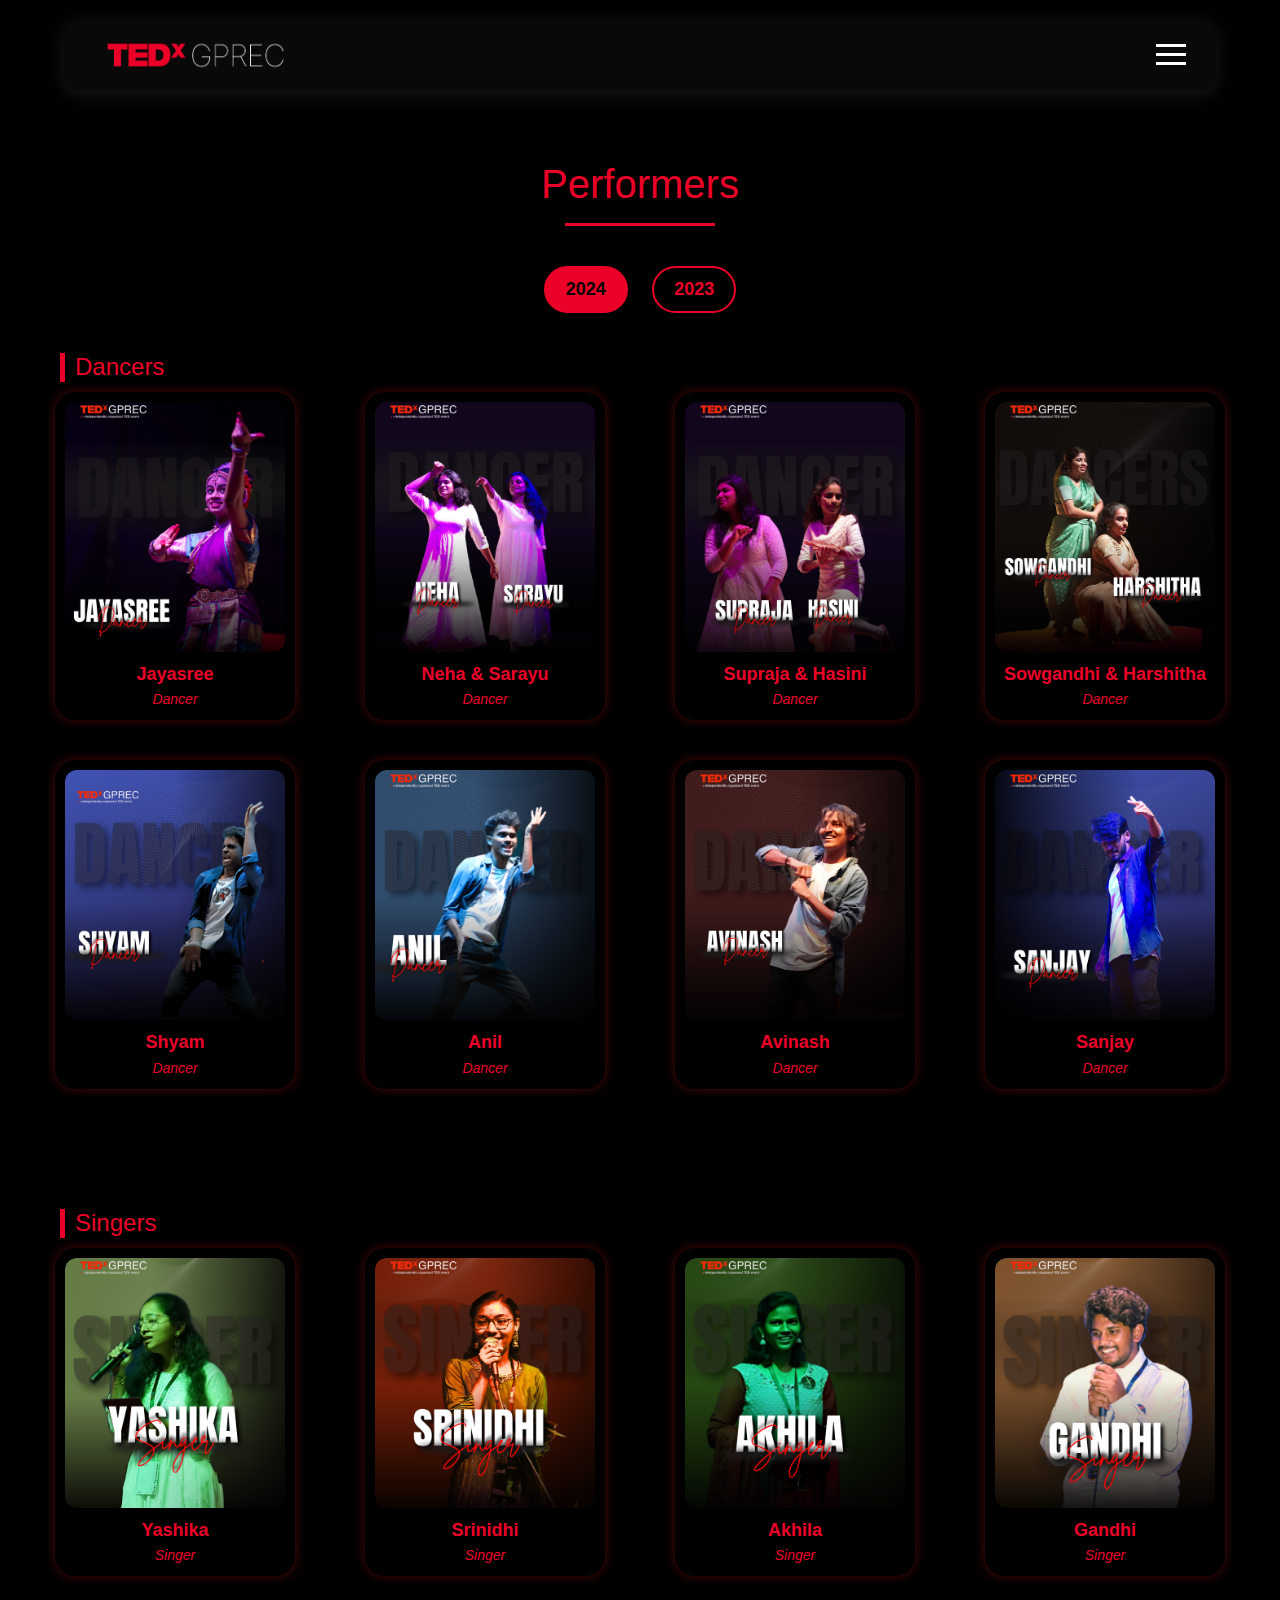
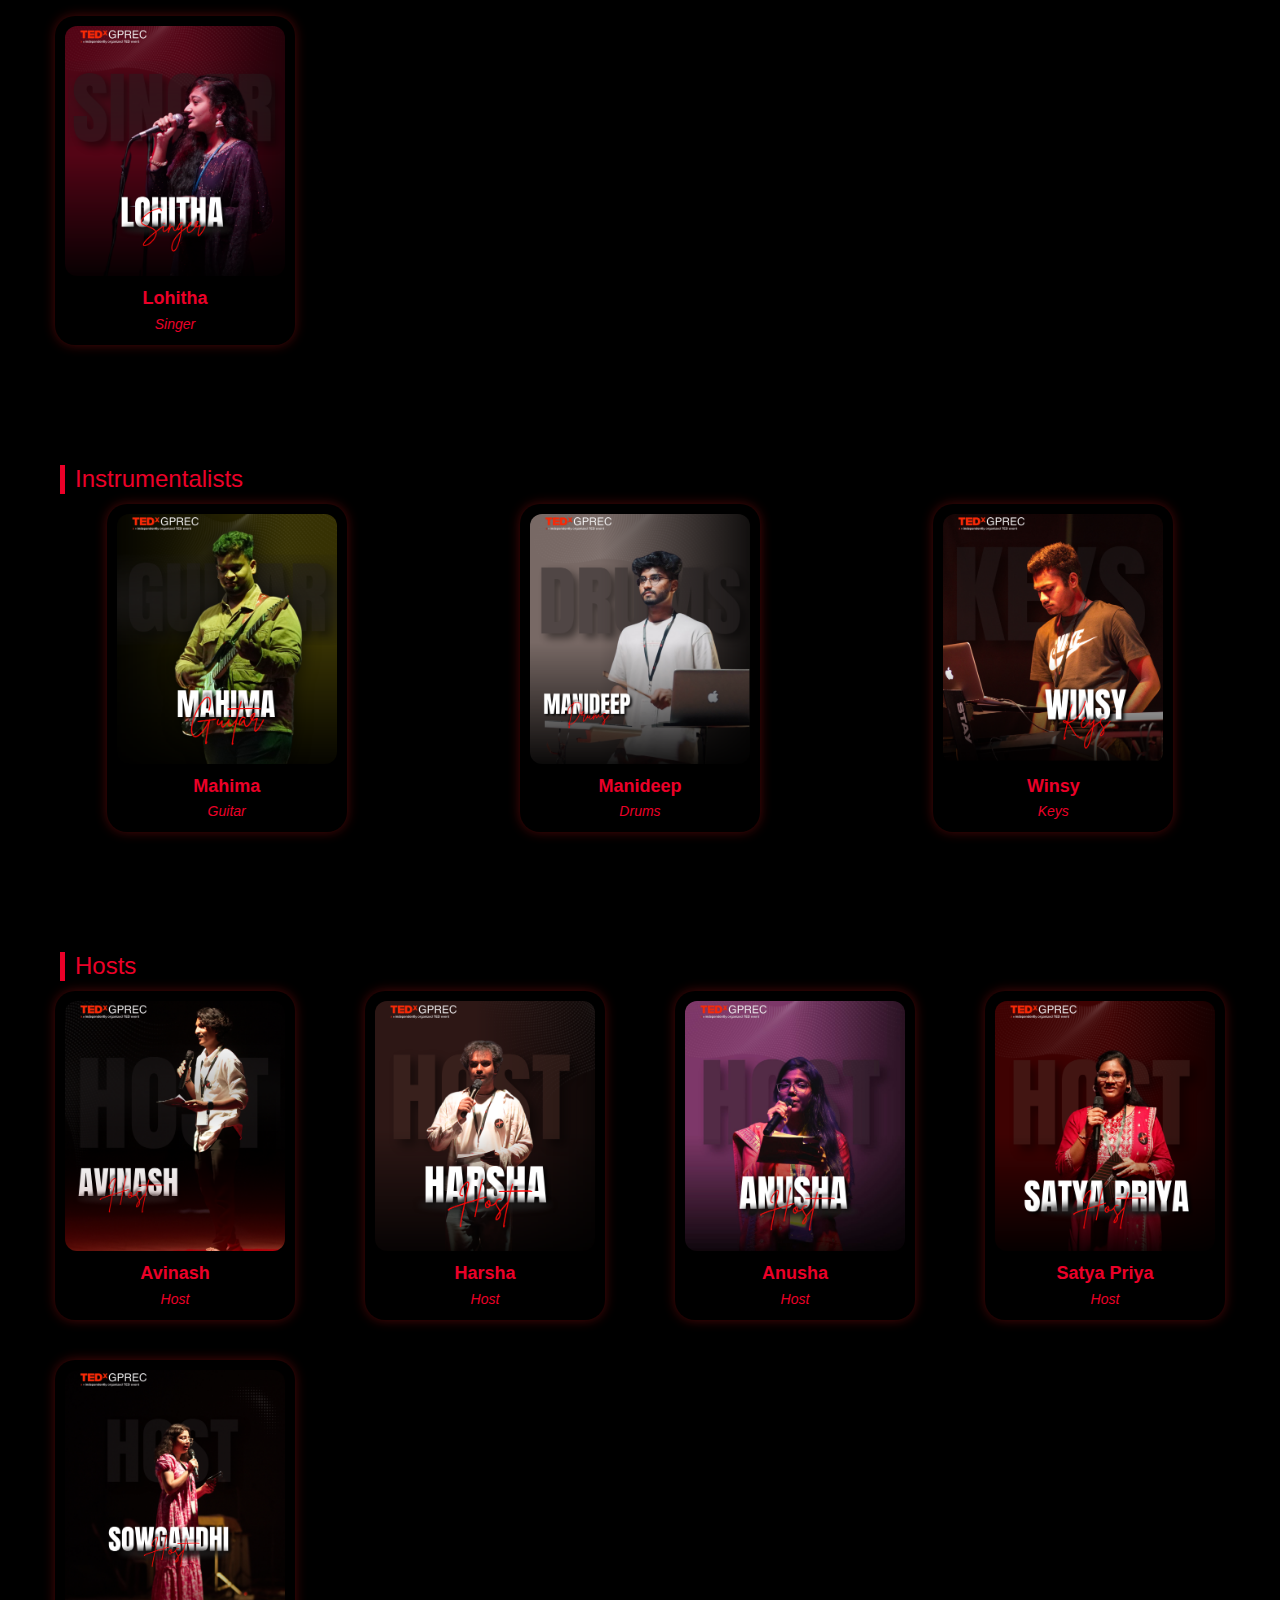
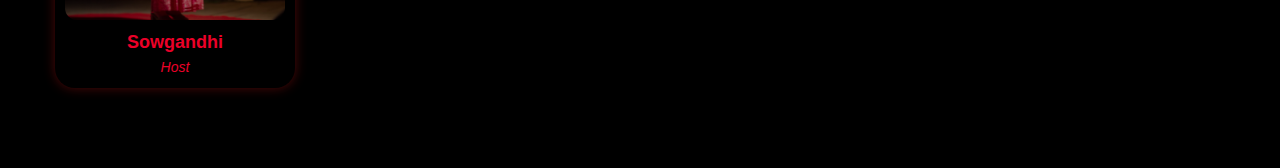
<file: performers.html>
<!DOCTYPE html>
<html lang="en">
<head>
  <meta charset="UTF-8" />
  <meta name="viewport" content="width=device-width, initial-scale=1.0"/>
  <title>TEDx GPREC – Performers</title>
  <link href="https://cdn.jsdelivr.net/npm/bootstrap@5.3.0/dist/css/bootstrap.min.css" rel="stylesheet"/>
 <style>
    :root {
      --tedx-red: #eb0028;
      --glass-bg: rgba(18, 18, 18, 0.52);
      --glass-blur: blur(6px);
    }

    * {
      margin: 0;
      padding: 0;
      box-sizing: border-box;
    }

    html, body {
      width: 100%;
      overflow-x: hidden;
    }

    body {
      background-color: black;
      color: white;
      padding-top: 100px;
      font-family: sans-serif;
    }

    .nav-container {
      position: fixed;
      top: 20px;
      left: 50%;
      transform: translateX(-50%);
      width: 90%;
      height: 70px;
      padding: 0 30px;
      background: var(--glass-bg);
      backdrop-filter: var(--glass-blur);
      box-shadow: 0 4px 20px rgba(255, 255, 255, 0.1);
      display: flex;
      justify-content: space-between;
      align-items: center;
      border-radius: 16px;
      z-index: 1500;
    }

    .logo {
      height: 50px;
    }

    .hamburger {
      width: 30px;
      height: 22px;
      position: relative;
      cursor: pointer;
      background: none;
      border: none;
    }

    .hamburger span {
      position: absolute;
      height: 3px;
      width: 100%;
      background: #fff;
      left: 0;
      transition: all 0.3s ease;
    }

    .hamburger span:nth-child(1) { top: 0; }
    .hamburger span:nth-child(2) { top: 9px; }
    .hamburger span:nth-child(3) { top: 18px; }

    .hamburger.active span:nth-child(1) {
      transform: rotate(45deg);
      top: 10px;
    }

    .hamburger.active span:nth-child(2) {
      opacity: 0;
    }

    .hamburger.active span:nth-child(3) {
      transform: rotate(-45deg);
      top: 10px;
    }

    .overlay {
      position: fixed;
      top: 100px;
      left: 0;
      right: 0;
      width: 100%;
      height: 100%;
      background: rgba(0, 0, 0, 0.65);
      backdrop-filter: blur(8px);
      display: none;
      z-index: 1400;
      animation: fadeIn 0.5s ease forwards;
    }

    .overlay.open {
      display: flex;
    }

    .overlay-content {
      display: flex;
      flex-direction: row;
      justify-content: space-between;
      align-items: center;
      height: 100%;
      width: 100%;
      padding: 0 8vw;
      gap: 20px;
    }

    .overlay-left {
      flex: 1;
      display: flex;
      flex-direction: column;
      justify-content: center;
    }

    .overlay-left ul {
      list-style: none;
      padding: 0;
    }

    .overlay-left li {
      margin: 20px 0;
      opacity: 0;
      transform: translateY(20px);
      animation: slideUp 0.4s ease forwards;
    }

    .overlay-left li:nth-child(1) { animation-delay: 0.1s; }
    .overlay-left li:nth-child(2) { animation-delay: 0.2s; }
    .overlay-left li:nth-child(3) { animation-delay: 0.3s; }
    .overlay-left li:nth-child(4) { animation-delay: 0.4s; }
    .overlay-left li:nth-child(5) { animation-delay: 0.5s; }
    .overlay-left li:nth-child(6) { animation-delay: 0.6s; }
    .overlay-left li:nth-child(7) { animation-delay: 0.7s; }
    .overlay-left li:nth-child(8) { animation-delay: 0.8s; }

    .overlay-left a {
      font-size: 1.8rem;
      color: white;
      text-decoration: none;
      position: relative;
      transition: transform 0.2s ease;
    }

    .overlay-left a:hover {
      transform: scale(1.05);
    }

    .overlay-left a::after {
      content: '';
      position: absolute;
      left: 0;
      bottom: -2px;
      width: 0;
      height: 2px;
      background: var(--tedx-red);
      transition: width 0.3s ease-in-out;
    }

    .overlay-left a:hover::after {
      width: 100%;
    }

    .overlay-right {
      flex: 1;
      display: flex;
      flex-direction: column;
      align-items: center;
      justify-content: center;
    }

    .overlay-badge {
      max-width: 90%;
      max-height: 70%;
      animation: fadeIn 1s ease forwards;
      filter: drop-shadow(0 0 20px rgba(28, 19, 19, 0.2));
      margin-bottom: 6px;
    }

    .badge-wrapper {
      text-align: center;
    }

    .badge-tagline {
      font-size: 1rem;
      margin-top: 4px;
      color: white;
      font-weight: 400;
      letter-spacing: 1.2px;
      text-transform: uppercase;
      animation: fadeIn 1.2s ease-in-out 0.3s forwards;
      opacity: 0;
    }

    @keyframes fadeIn {
      from { opacity: 0; transform: scale(0.98); }
      to { opacity: 1; transform: scale(1); }
    }

    @keyframes slideUp {
      from { opacity: 0; transform: translateY(20px); }
      to { opacity: 1; transform: translateY(0); }
    }

    @media screen and (max-width: 768px) {
      .nav-container {
        width: 95%;
        padding: 0 20px;
      }

      .overlay-content {
        flex-direction: column;
        padding: 20px;
        justify-content: center;
        align-items: center;
      }

      .overlay-left, .overlay-right {
        width: 100%;
        margin: 20px 0;
        text-align: center;
      }

      .overlay-left a {
        font-size: 1.2rem;
      }

      .overlay-badge {
        max-width: 65%;
      }

      .badge-tagline {
        font-size: 0.8rem;
      }

     
    }
@media screen and (max-width: 768px) {
  .team-grid {
    display: flex !important;
    flex-direction: column !important;
    align-items: center;
    padding: 0 10px 60px !important;
    gap: 20px !important;
  }

  .team-member {
    width: 90% !important;
    max-width: 300px;
    height: auto !important;
  }

  .team-member img {
    height: auto;
  }

  .role-heading {
    margin: 20px 20px 10px !important;
    font-size: 20px !important;
  }

  .section-title {
    font-size: 32px !important;
    padding-top: 40px !important;
  }

  #year-filters {
    flex-wrap: wrap;
    padding: 0 10px;
  }

  .year-btn {
    font-size: 16px !important;
    padding: 6px 14px !important;
    margin: 6px !important;
  }
}

    .section-title {
      text-align: center;
      font-size: 40px;
      color: var(--tedx-red);
      padding-top: 60px;
    }

    .section-title::after {
      content: "";
      display: block;
      width: 150px;
      height: 3px;
      background: var(--tedx-red);
      margin: 15px auto 40px;
    }

    .role-heading {
      font-size: 24px;
      color: var(--tedx-red);
      margin: 40px 60px 10px;
      border-left: 5px solid var(--tedx-red);
      padding-left: 10px;
    }

    #year-filters {
      text-align: center;
      margin: 20px 0 40px;
      flex-wrap: wrap;
    }

    .year-btn {
      background: transparent;
      border: 2px solid var(--tedx-red);
      color: var(--tedx-red);
      font-weight: 600;
      padding: 8px 20px;
      margin: 0 10px;
      border-radius: 30px;
      cursor: pointer;
      font-size: 18px;
    }

    .year-btn.active,
    .year-btn:hover {
      background: var(--tedx-red);
      color: black;
    }

    .team-grid {
      display: grid;
      grid-template-columns: repeat(auto-fit, minmax(220px, 1fr));
      gap: 40px;
      padding: 0 40px 80px;
      justify-items: center;
    }

    .grid-4x2 {
      grid-template-columns: repeat(4, 1fr) !important;
    }

    /* Put name and role below the image instead of inside an overlay */

.team-member {
  display: flex;
  flex-direction: column;
  align-items: center;
  background: black;
  padding: 10px;
  border-radius: 20px;
  box-shadow: 0 0 12px rgba(255, 26, 26, 0.3);
  height: auto;
  width: 100%;
  max-width: 240px;
}

.team-member img {
  width: 100%;
  height: 250px;
  object-fit: cover;
  border-radius: 12px;
}

/* Name & Role below the image */
.team-overlay {
  position: static;
  background: none;
  padding-top: 12px;
  text-align: center;
}

.team-overlay h3 {
  margin: 0;
  font-size: 18px;
  font-weight: bold;
  color: var(--tedx-red); /* Red Name */
}

.team-overlay p {
  margin: 4px 0 0;
  font-size: 14px;
  color: var(--tedx-red); /* Red Role */
  font-style: italic;
}

  </style>
</head>
<body>
  <!-- Navbar -->
  <div class="nav-container">
   <a href="index.html"> <img src="media/photos/logo-white.png" alt="TEDxGPREC Logo" class="logo" /></a>
    <div class="hamburger" onclick="toggleMenu(this)">
      <span></span><span></span><span></span>
    </div>
  </div>

  <!-- Overlay Menu -->
  <div class="overlay" id="overlay">
    <div class="overlay-content">
      <div class="overlay-left">
        <ul class="nav-links">
          <li><a href="index.html">Home</a></li>
          <li><a href="about.html">About</a></li>
          <li><a href="#" class="events-link">Events ▼</a>
            <ul class="subevent-list" style="display:none;">
              <li><a href="event2024.html">2024</a></li>
              <li><a href="event2023.html">2023</a></li>
            </ul>
          </li>
          <li><a href="performers.html">Performers</a></li>
          <li><a href="team.html">Team</a></li>
          <li><a href="sponsors.html">Sponsors</a></li>
          <li><a href="contact.html">Contact</a></li>
          <li><a href="gallery.html">Gallery</a></li>
        </ul>
      </div>
      <div class="overlay-right">
        <img src="media/photos/badge1.png" alt="TEDx GPREC Badge" class="overlay-badge"/>
        <p class="badge-tagline">Ideas Change Everything</p>
      </div>
    </div>
  </div>

  <h1 class="section-title">Performers</h1>

  <!-- Year Filters -->
  <div id="year-filters">
    <button class="year-btn active" data-year="2024">2024</button>
    <button class="year-btn" data-year="2023">2023</button>
  </div>

  <!-- Performer Sections -->
  <div id="performer-sections"></div>

  <!-- Scripts -->
  <script>
    const performers2024 = [
      { section: "Dancers", members: [
        { name: "Jayasree", role: "Dancer", image: "performers2024/1.png" },
        { name: "Neha & Sarayu", role: "Dancer", image: "performers2024/2.png" },
        { name: "Supraja & Hasini ", role: "Dancer", image: "performers2024/3.png" },
        { name: "Sowgandhi & Harshitha", role: "Dancer", image: "performers2024/12.png" },
        { name: "Shyam", role: "Dancer", image: "performers2024/18.png" },
        { name: "Anil", role: "Dancer", image: "performers2024/19.png" },
        { name: "Avinash", role: "Dancer", image: "performers2024/20.png" },
        { name: "Sanjay", role: "Dancer", image: "performers2024/21.png" }
      ]},
      { section: "Singers", members: [
        { name: "Yashika", role: "Singer", image: "performers2024/11.png" },
        { name: "Srinidhi", role: "Singer", image: "performers2024/10.png" },
         { name: "Akhila", role: "Singer", image: "performers2024/9.png" },
        { name: "Gandhi", role: "Singer", image: "performers2024/8.png" },
        { name: "Lohitha", role: "Singer", image: "performers2024/7.png" }
      ]},
      { section: "Instrumentalists", members: [
        { name: "Mahima", role: "Guitar", image: "performers2024/6.png" },
        { name: "Manideep", role: "Drums", image: "performers2024/5.png" },
        { name: "Winsy", role: "Keys", image: "performers2024/4.png" }
      ]},
      { section: "Hosts", members: [
        { name: "Avinash", role: "Host", image: "performers2024/13.png" },
        { name: "Harsha", role: "Host", image: "performers2024/14.png" },
        { name: "Anusha", role: "Host", image: "performers2024/15.jpg" },
         { name: "Satya Priya", role: "Host", image: "performers2024/16.png" },
          { name: "Sowgandhi", role: "Host", image: "performers2024/17.png" }
      ]}
    ];

    const performers2023 = [
      { section: "Dancers", members: [
        { name: "Jaya Sree", role: "Dancer", image:"Performers2023/Dancers/DSC0313.jpg" },
        { name: "Nidhi", role: "Dancer", image:"Performers2023/Dancers/DSC0355.jpg" },
        { name: "Prathyusha", role: "Dancer", image:"Performers2023/Dancers/DSC0373.jpg" },
        { name: "Yeshwanth", role: "Dancer", image:"Performers2023/Dancers/DSC0600.jpg" },
        { name: "Jatin", role: "Dancer", image:"Performers2023/Dancers/DSC0601.jpg" },
        { name: "Mrudula", role: "Dancer", image:"Performers2023/Dancers/DSC0641.jpg" },
        { name: "Swetha", role: "Dancer", image:"Performers2023/Dancers/DSC0642.jpg" },
        { name: "Sannihita", role: "Dancer", image:"Performers2023/Dancers/DSC0643.jpg" }
      ]},
      { section: "Singers", members: [
        { name: "Thanu Sree", role: "Singer", image:"Performers2023/Singers/DSC0467.jpg" },
        { name: "Gandhi Prakash", role: "Singer", image:"Performers2023/Singers/DSC0711.jpg" },
        { name: "Lohitha", role: "Singer", image:"Performers2023/Singers/DSC0477.jpg" },
        { name: "Srinidhi", role: "Singer", image:"Performers2023/Singers/DSC0487.jpg" }
      ]},
      { section: "Instrumentalists", members: [
        { name: "Prashanth", role: "Instrumental musician", image:"Performers2023/Instrumentalists/DSC0493.jpg" },
        { name: "Mahima", role: "Guitarist", image:"Performers2023/Instrumentalists/DSC0497.jpg" },
        { name: "Manideep", role: "Instrumental musician", image:"Performers2023/Instrumentalists/DSC0677.jpg" },
        { name: "Winsy", role: "Pianist", image:"Performers2023/Instrumentalists/DSC0680.jpg" }
      ]},
      { section: "Hosts", members: [
        { name: "Divej", role: "Host", image:"Performers2023/Hosts/DSC0300.jpg" },
        { name: "Himaja", role: "Host", image:"Performers2023/Hosts/DSC0312.jpg" },
        { name: "Venkata Kiriti", role: "Host", image:"Performers2023/Hosts/DSC0438.jpg" },
        { name: "Aswia Simeen", role: "Host", image:"Performers2023/Hosts/DSC0576.jpg" }
      ]}
    ];

    const container = document.getElementById("performer-sections");
    const yearButtons = document.querySelectorAll(".year-btn");

    function renderSections(data) {
      container.innerHTML = "";
      data.forEach(sec => {
        const wrap = document.createElement("div");
        const h = document.createElement("h2");
        h.className = "role-heading";
        h.textContent = sec.section;
        wrap.appendChild(h);
        const grid = document.createElement("div");
        grid.className = "team-grid";
        if (sec.section === "Dancers" && sec.members.length === 8) {
          grid.classList.add("grid-4x2");
        }
        sec.members.forEach(m => {
          const card = document.createElement("div");
          card.className = "team-member";
          card.innerHTML = `<img src="${m.image}" alt="${m.name}"><div class="team-overlay"><h3>${m.name}</h3><p>${m.role}</p></div>`;
          grid.appendChild(card);
        });
        wrap.appendChild(grid);
        container.appendChild(wrap);
      });
    }

    renderSections(performers2024);

    yearButtons.forEach(btn => {
      btn.addEventListener("click", () => {
        yearButtons.forEach(b => b.classList.remove("active"));
        btn.classList.add("active");
        const year = btn.dataset.year;
        renderSections(year === '2024' ? performers2024 : performers2023);
      });
    });

    function toggleMenu(icon) {
      icon.classList.toggle("active");
      document.getElementById("overlay").classList.toggle("open");
    }

    document.addEventListener("DOMContentLoaded", () => {
      const toggleLink = document.querySelector(".events-link");
      const submenu = document.querySelector(".subevent-list");

      toggleLink.addEventListener("click", function (e) {
        e.preventDefault();
        submenu.style.display = submenu.style.display === "block" ? "none" : "block";
        toggleLink.textContent = submenu.style.display === "block" ? "Events ⏶" : "Events ▼";
      });
    });
  </script>
</body>
</html>
</file>
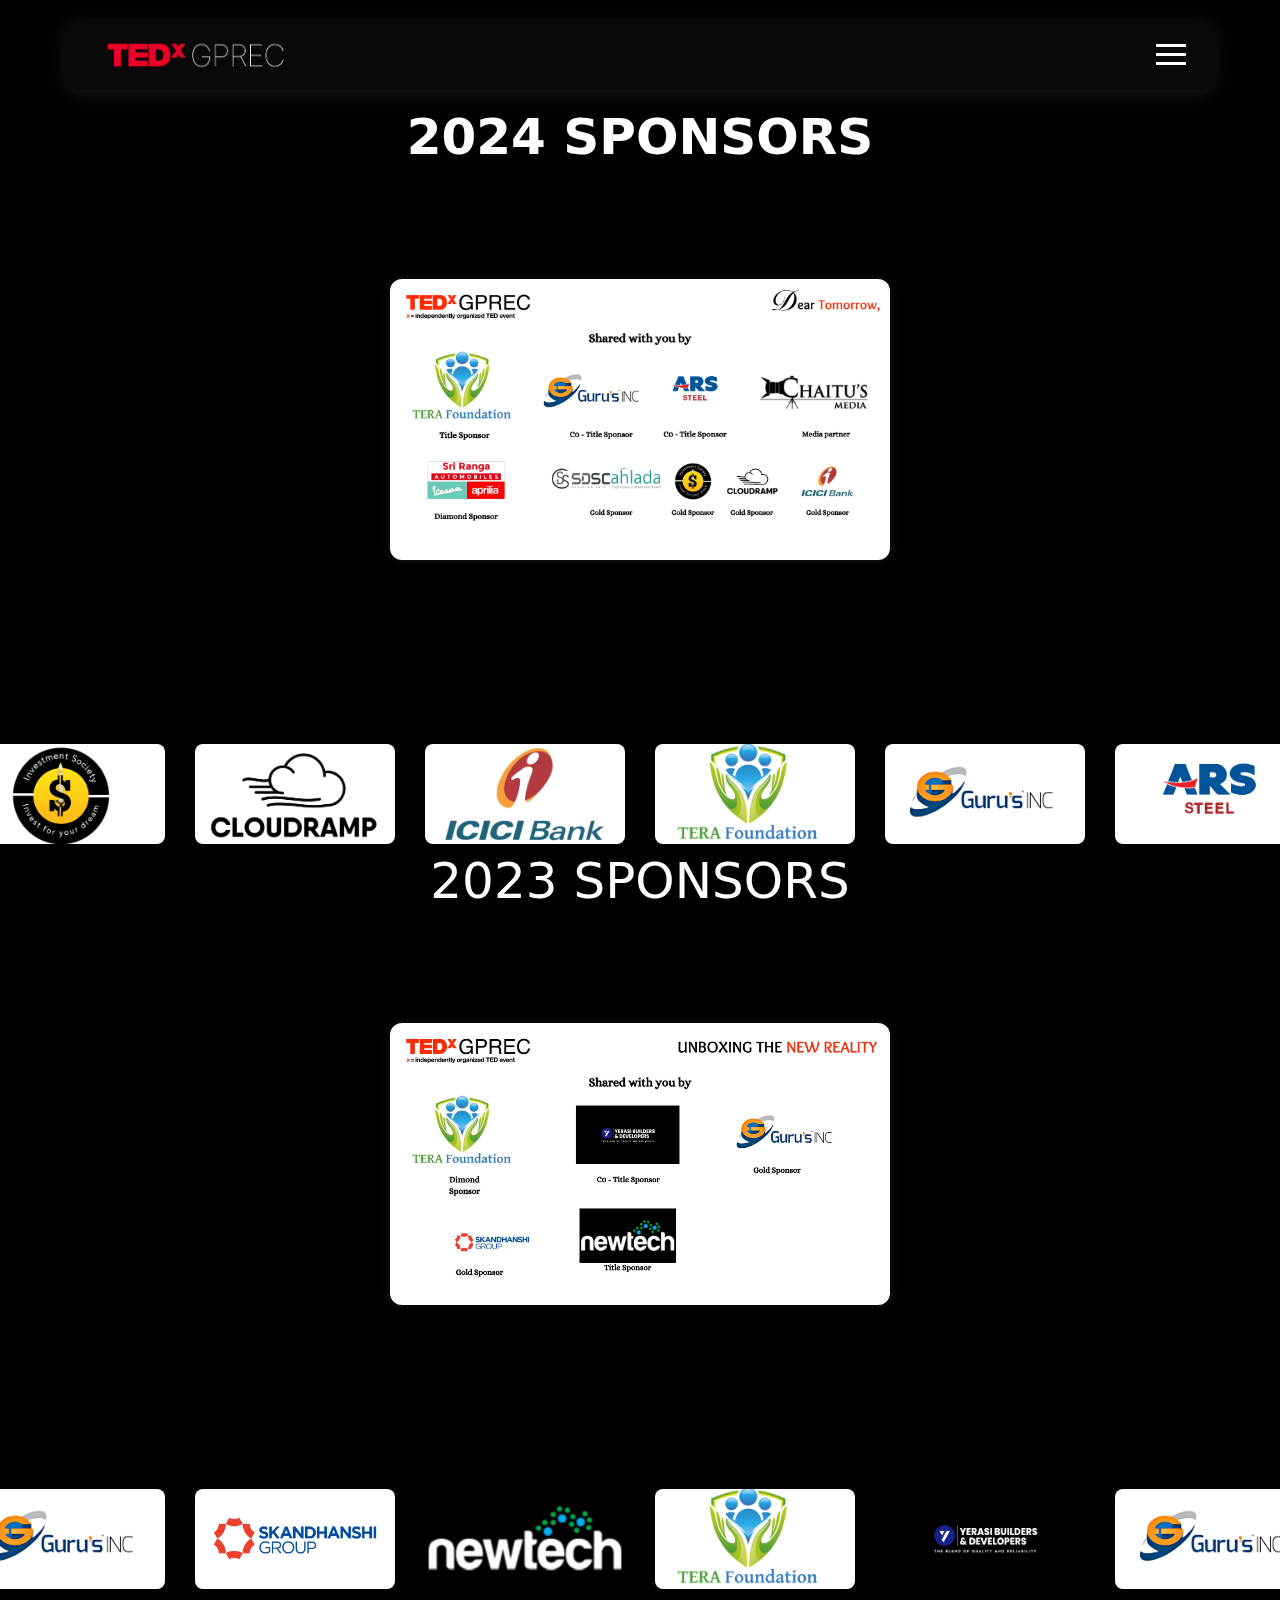
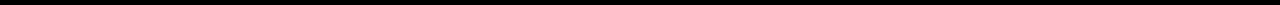
<file: sponsors.html>
<!DOCTYPE html>
<html lang="en">
<head>
  <meta charset="UTF-8" />
  <meta name="viewport" content="width=device-width, initial-scale=1.0"/>
  <title>TEDx GPREC</title>
   <link rel="icon" href="media\photos\icon.png" type="image/png">
  <link href="https://cdn.jsdelivr.net/npm/bootstrap@5.3.0/dist/css/bootstrap.min.css" rel="stylesheet"/>
  <link href="https://cdn.jsdelivr.net/npm/bootstrap@5.3.7/dist/css/bootstrap.min.css" rel="stylesheet" integrity="sha384-LN+7fdVzj6u52u30Kp6M/trliBMCMKTyK833zpbD+pXdCLuTusPj697FH4R/5mcr" crossorigin="anonymous">
  <style>
    :root {
      --tedx-red: #eb0028;
      --glass-bg: rgba(18, 18, 18, 0.52);
      --glass-blur: blur(6px);
    }

    body {
      background-color: black;
      color: white;
      padding-top: 100px; /* for fixed navbar */
    }
    ::-webkit-scrollbar {
  width: 3px;
}
::-webkit-scrollbar {
  height: 3px; /* thinner horizontal scrollbar */
}

/* Scrollbar track */
::-webkit-scrollbar-track {
  background: transparent;
}

/* Scrollbar thumb (the draggable part) */
::-webkit-scrollbar-thumb {
  background-color: red; /* Change to white if you prefer */
  border-radius: 3px;
}

::-webkit-scrollbar-thumb {
  border-radius: 10px;
  min-height: 20px; /* Approx 3cm on high-res screens */
}


/* Optional: on hover */
::-webkit-scrollbar-thumb:hover {
  background-color: #ff4d4d;
}


    /* ========== NAVBAR ========== */
    .nav-container {
      position: fixed;
      top: 20px;
      left: 50%;
      transform: translateX(-50%);
      width: 90%;
      height: 70px;
      padding: 0 30px;
      background: var(--glass-bg);
      backdrop-filter: var(--glass-blur);
      box-shadow: 0 4px 20px rgba(255, 255, 255, 0.1);
      display: flex;
      justify-content: space-between;
      align-items: center;
      border-radius: 16px;
      z-index: 1500;
    }

    .logo {
      height: 50px;
    }

    .hamburger {
      width: 30px;
      height: 22px;
      position: relative;
      cursor: pointer;
      background: none;
      border: none;
    }

    .hamburger span {
      position: absolute;
      height: 3px;
      width: 100%;
      background: #fff;
      left: 0;
      transition: all 0.3s ease;
    }

    .hamburger span:nth-child(1) { top: 0; }
    .hamburger span:nth-child(2) { top: 9px; }
    .hamburger span:nth-child(3) { top: 18px; }

    .hamburger.active span:nth-child(1) {
      transform: rotate(45deg);
      top: 10px;
    }
    .hamburger.active span:nth-child(2) {
      opacity: 0;
    }
    .hamburger.active span:nth-child(3) {
      transform: rotate(-45deg);
      top: 10px;
    }

    /* ========== OVERLAY ========== */
    .overlay {
      position: fixed;
      top: 100px;
      left: 0;
      right: 0;
      width: 100%;
      height: 100%;
      background: rgba(0, 0, 0, 0.65);
      backdrop-filter: blur(8px);
      display: none;
      z-index: 1400;
      animation: fadeIn 0.5s ease forwards;
    }

    .overlay.open {
      display: flex;
    }

    .overlay-content {
      display: flex;
      flex-direction: row;
      justify-content: space-between;
      align-items: center;
      height: 100%;
      width: 100%;
      padding: 0 8vw;
      gap: 20px;
    }

    .overlay-left {
      flex: 1;
      display: flex;
      flex-direction: column;
      justify-content: center;
    }

    .overlay-left ul {
      list-style: none;
      padding: 0;
    }

    .overlay-left li {
      margin: 20px 0;
      opacity: 0;
      transform: translateY(20px);
      animation: slideUp 0.4s ease forwards;
    }

    .overlay-left li:nth-child(1) { animation-delay: 0.1s; }
    .overlay-left li:nth-child(2) { animation-delay: 0.2s; }
    .overlay-left li:nth-child(3) { animation-delay: 0.3s; }
    .overlay-left li:nth-child(4) { animation-delay: 0.4s; }
    .overlay-left li:nth-child(5) { animation-delay: 0.5s; }
    .overlay-left li:nth-child(6) { animation-delay: 0.6s; }
    .overlay-left li:nth-child(7) { animation-delay: 0.7s; }
    .overlay-left li:nth-child(8) { animation-delay: 0.8s; }

    .overlay-left a {
      font-size: 1.8rem;
      color: white;
      text-decoration: none;
      position: relative;
      transition: transform 0.2s ease;
    }

    .overlay-left a:hover {
      transform: scale(1.05);
    }

    .overlay-left a::after {
      content: '';
      position: absolute;
      left: 0;
      bottom: -2px;
      width: 0;
      height: 2px;
      background: var(--tedx-red);
      transition: width 0.3s ease-in-out;
    }

    .overlay-left a:hover::after {
      width: 100%;
    }

    .overlay-right {
      flex: 1;
      display: flex;
      flex-direction: column;
      align-items: center;
      justify-content: center;
    }

    .overlay-badge {
      max-width: 90%;
      max-height: 70%;
      animation: fadeIn 1s ease forwards;
      filter: drop-shadow(0 0 20px rgba(28, 19, 19, 0.2));
      margin-bottom: 6px;
    }

    .badge-wrapper {
      text-align: center;
    }

    .badge-tagline {
      font-size: 1rem;
      margin-top: 4px;
      color: white;
      font-weight: 400;
      letter-spacing: 1.2px;
      text-transform: uppercase;
      animation: fadeIn 1.2s ease-in-out 0.3s forwards;
      opacity: 0;
    }

    @keyframes fadeIn {
      from { opacity: 0; transform: scale(0.98); }
      to { opacity: 1; transform: scale(1); }
    }

    @keyframes slideUp {
      from { opacity: 0; transform: translateY(20px); }
      to { opacity: 1; transform: translateY(0); }
    }

    @media screen and (max-width: 768px) {
      .nav-container {
        width: 95%;
        padding: 0 20px;
      }

      .overlay-content {
        flex-direction: column;
        padding: 20px;
        justify-content: center;
        align-items: center;
      }

      .overlay-left, .overlay-right {
        width: 100%;
        margin: 20px 0;
        text-align: center;
      }

      .overlay-left a {
        font-size: 1.2rem;
      }

      .overlay-badge {
        max-width: 65%;
      }

      .badge-tagline {
        font-size: 0.8rem;
      }
    }
.image1, .image2 {
  display: flex;
  justify-content: center;
  align-items: center;
  margin: 40px 0;
}

.image-banner {
  width: 90%;
  max-width: 500px;
  height: auto;
  border-radius: 12px;
  box-shadow: 0 0 10px rgba(255,255,255,0.1);
}



.logo-container {
  --logo-width: 200px;
  --logo-height: 100px;
  --gap: 30px;
  --duration: 60s;
  --scroll-start: 0;
  --scroll-end: calc(-50% - var(--gap)); /* Scroll half, since two sets */

  display: flex;
  flex-direction: column;
  align-items: center;
  max-width: 100vw;
  margin: auto;
  overflow: hidden;
}

.logo-scroll {
  display: flex;
  overflow: hidden;
  gap: var(--gap);
  mask-image: linear-gradient(
    to right,
    transparent,
    black 20%,
    black 80%,
    transparent
  );
}

.logo-scroll__wrapper {
  display: flex;
  flex-shrink: 0;
  gap: var(--gap);
  animation: scroll var(--duration) linear infinite;
}

.logo-scroll__wrapper:hover {
  animation-play-state: paused;
}

.logo-item {
  width: var(--logo-width);
  height: var(--logo-height);
  border-radius: 8px;
  background: #111;
  object-fit: cover;
  transition: transform 0.3s ease;
}

.logo-item:hover {
  transform: scale(1.05);
}

@keyframes scroll {
  from {
    transform: translateX(var(--scroll-start));
  }
  to {
    transform: translateX(var(--scroll-end));
  }
}
  </style>
</head>
<body>

  <!-- ✅ NAVBAR (YOU MISSED THIS BEFORE) -->
  <div class="nav-container sticky-top">
   <a href="index.html"> <img src="media/photos/logo-white.png" alt="TEDxGPREC Logo" class="logo" /></a>
    <div class="hamburger" onclick="toggleMenu(this)">
      <span></span>
      <span></span>
      <span></span>
    </div>
  </div>

 <!-- ✅ OVERLAY MENU -->

     <div class="overlay" id="overlay">
    <div class="overlay-content">

      <!-- Left: Nav Links -->
      <div class="overlay-left">
        <ul class="nav-links">
          <li style="--i: 1"><a href="index.html">Home</a></li>
          <li style="--i: 2"><a href="about.html">About</a></li>
           <li style="--i: 3">
  <a href="#" class="events-link">Events ▼</a>
  <ul class="subevent-list" style="display: none;">
    <li><a href="event2024.html">2024</a></li>
    <li><a href="event2023.html">2023</a></li>
  </ul>
</li>
          <li style="--i: 4"><a href="performers.html">Performers</a></li>
          <li style="--i: 5"><a href="team.html">Team</a></li>
          <li style="--i: 6"><a href="sponsors.html">Sponsors</a></li>
          <li style="--i: 7"><a href="contact.html">Contact</a></li>
          <li style="--i: 8"><a href="gallery.html">Gallery</a></li>
        </ul>
      </div>
      <div class="overlay-right">
        <div class="badge-wrapper">
          <img src="media/photos/badge1.png" alt="TEDxGPREC Badge" class="overlay-badge" />
          <p class="badge-tagline">IDEAS CHANGE EVERYTHING</p>
        </div>
      </div>
    </div>
  </div>
   <div style="display: flex; justify-content: center; align-items: center;">
   <p style="color:white; text-align: center; font-size:50px;font-weight:bold">2024 SPONSORS</p>
   </div><br><br>
<div class="image1">
  <img src="media\photos\sponsors page 2024.png" alt="Sponsor Banner" class="image-banner">
</div>
 <br><br><br><br><br><br>
    <div class="logo-container">
  <div class="logo-scroll">
    <div class="logo-scroll__wrapper">
      <!-- First set of logos -->
      <img src="sponsors2024\s1.jpg" class="logo-item" />
      <img src="sponsors2024\s2.png" class="logo-item" />
      <img src="sponsors2024\s3.jpg" class="logo-item" />
      <img src="sponsors2024\s4.jpg" class="logo-item" />
      <img src="sponsors2024\s5.jpg" class="logo-item" />
      <img src="sponsors2024\s6.jpg" class="logo-item" />
      <img src="sponsors2024\s7.jpg" class="logo-item" />     
      <img src="sponsors2024\s8.jpg" class="logo-item" />
      <img src="sponsors2024\s9.jpg" class="logo-item" />
      <!-- Duplicate set for seamless scroll -->
      <img src="sponsors2024\s1.jpg" class="logo-item" />
      <img src="sponsors2024\s2.png" class="logo-item" />
      <img src="sponsors2024\s3.jpg" class="logo-item" />
      <img src="sponsors2024\s4.jpg" class="logo-item" />
      <img src="sponsors2024\s5.jpg" class="logo-item" />
      <img src="sponsors2024\s6.jpg" class="logo-item" />
      <img src="sponsors2024\s7.jpg" class="logo-item" />     
      <img src="sponsors2024\s8.jpg" class="logo-item" />
      <img src="sponsors2024\s9.jpg" class="logo-item" />
    </div>
  </div>
</div>

 <div style="display: flex; justify-content: center; align-items: center;">
   <p style="color:white; text-align: center; font-size:50px;font-weight:bold margin-top:10px;">2023 SPONSORS</p>
   </div><br><br>

<div class="image2">
  <img src="media\photos\sponsors page 2023.jpg" alt="Sponsor Banner" class="image-banner">
</div>
 <br><br><br><br><br><br>
    <div class="logo-container">
  <div class="logo-scroll">
    <div class="logo-scroll__wrapper">
      <!-- First set of logos -->
      <img src="sponsors2024\s1.jpg" class="logo-item" />
      <img src="2023 sponsors\Yerasi.jpg" class="logo-item" />
      <img src="sponsors2024\s2.png" class="logo-item" />
      <img src="2023 sponsors\IMG-20221226-WA0031.jpg" class="logo-item" />
      <img src="2023 sponsors\newtech.jpg" class="logo-item" />
     
      <!-- Duplicate set for seamless scroll -->
      <img src="sponsors2024\s1.jpg" class="logo-item" />
      <img src="2023 sponsors\Yerasi.jpg" class="logo-item" />
      <img src="sponsors2024\s2.png" class="logo-item" />
      <img src="2023 sponsors\IMG-20221226-WA0031.jpg" class="logo-item" />
      <img src="2023 sponsors\newtech.jpg" class="logo-item" />
    </div>
  </div>
</div>
<div>
  <p>             </p>
</div>
  <!-- ✅ SCRIPT -->
  <script>
    function toggleMenu(icon) {
      icon.classList.toggle("active");
      document.getElementById("overlay").classList.toggle("open");
    }
     document.body.classList.add("overlay-open");

document.body.classList.remove("overlay-open");

const toggle = document.getElementById("toggle-events");
const subevents = document.querySelectorAll(".subevent");

if (toggle) {
  toggle.addEventListener("click", function (e) {
    e.preventDefault(); // Prevent default once

    const anyHidden = Array.from(subevents).some(
      item => item.style.display === "none" || item.style.display === ""
    );

    subevents.forEach(item => {
      item.style.display = anyHidden ? "block" : "none";
    });

    toggle.textContent = anyHidden ? "Events⏶" : "Events▼";
  });
}
  document.addEventListener("DOMContentLoaded", () => {
    const toggleLink = document.querySelector(".events-link");
    const submenu = document.querySelector(".subevent-list");

    toggleLink.addEventListener("click", function (e) {
      e.preventDefault();
      submenu.style.display = submenu.style.display === "block" ? "none" : "block";
      toggleLink.textContent = submenu.style.display === "block" ? "Events ⏶" : "Events ▼";
    });
  });

  </script>

</body>
</html>
</file>
<file: home.css>
:root {
  --tedx-red: #eb0028;
  --glass-bg: rgba(18, 18, 18, 0.52);
  --glass-blur: blur(6px);
}

/* ===============================
   RESET & GLOBAL STYLES
================================= */
* {
  margin: 0;
  padding: 0;
  box-sizing: border-box;
}

body, html {
  height: 100%;
  background: #000;
  font-family: 'Segoe UI', sans-serif;
  color: #fff;
  overflow-x: hidden;
}
/* Hide default scrollbar track background */
::-webkit-scrollbar {
  width: 3px;
}
::-webkit-scrollbar {
  height: 3px; /* thinner horizontal scrollbar */
}

/* Scrollbar track */
::-webkit-scrollbar-track {
  background: transparent;
}

/* Scrollbar thumb (the draggable part) */
::-webkit-scrollbar-thumb {
  background-color: red; /* Change to white if you prefer */
  border-radius: 3px;
}

::-webkit-scrollbar-thumb {
  border-radius: 10px;
  min-height: 20px; /* Approx 3cm on high-res screens */
}


/* Optional: on hover */
::-webkit-scrollbar-thumb:hover {
  background-color: #ff4d4d;
}


/* ===============================
   LOADER
================================= */

/* Preloader Overlay */
   #loader {
  position: fixed;
  top: 0;
  left: 0;
  width: 100vw;
  height: 100vh;
  background-color: black;
  z-index: 9999;
  display: flex;
  justify-content: center;
  align-items: center;
}

  
  .moon-loader {
      width: 100px;
      height: 100px;
      border-radius: 50%;
      position: relative;
      box-shadow: 0 0 20px rgba(255, 0, 0, 0.4);
      overflow: hidden;
    }

    .moon {
      width: 100%;
      height: 100%;
      border-radius: 50%;
      position: absolute;
      background: radial-gradient(circle at 30% 30%, #fff 20%, #ccc 40%, #222 100%);
      animation: moonPhases 8s steps(8) infinite;
      box-shadow: inset -4px -4px 10px rgba(255,255,255,0.1),
                  inset 4px 4px 8px rgba(0,0,0,0.4);
    }

    .moon::before {
      content: "";
      position: absolute;
      width: 100%;
      height: 100%;
      border-radius: 50%;
      background-color: black;
      animation: shadowShift 8s steps(8) infinite;
      mix-blend-mode: multiply;
    }

    @keyframes moonPhases {
      0%, 100% { opacity: 1; transform: scale(1); }
      12.5% { opacity: 0.8; transform: scale(1.1); }
      25% { opacity: 0.6; transform: scale(1.2); }
      37.5% { opacity: 0.8; transform: scale(1.1); }
      50% { opacity: 1; transform: scale(1); }
      62.5% { opacity: 0.8; transform: scale(1.1); }
      75% { opacity: 0.6; transform: scale(1.2); }
      87.5% { opacity: 0.8; transform: scale(1.1); }
    }

    @keyframes shadowShift {
      0% { clip-path: circle(0% at 100% 50%); }
      12.5% { clip-path: circle(25% at 100% 50%); }
      25% { clip-path: circle(50% at 100% 50%); }
      37.5% { clip-path: circle(75% at 100% 50%); }
      50% { clip-path: circle(100% at 100% 50%); }
      62.5% { clip-path: circle(75% at 0% 50%); }
      75% { clip-path: circle(50% at 0% 50%); }
      87.5% { clip-path: circle(25% at 0% 50%); }
      100% { clip-path: circle(0% at 0% 50%); }
    }

    .moon-loader::after {
      content: "";
      position: absolute;
      top: -20%;
      left: -20%;
      width: 140%;
      height: 140%;
      border-radius: 50%;
      background: radial-gradient(rgba(255,0,0,0.2), transparent);
      animation: ripple 2s infinite ease-in-out;
    }

    @keyframes ripple {
      0% { transform: scale(1); opacity: 1; }
      100% { transform: scale(1.5); opacity: 0; }
    }

/* ===============================
   NAVBAR
================================= */
.nav-container {
  width: 90%;
  height: 70px;
  margin-top: 20px;
  margin-left: 60px;
  padding: 0 30px;
  background: var(--glass-bg);
  backdrop-filter: var(--glass-blur);
  box-shadow: 0 4px 20px rgba(255, 255, 255, 0);
  top: 30px;
  display: flex;
  justify-content: space-between;
  align-items: center;
  z-index: 1000;
}

.logo {
  height: 50px;
}

.hamburger {
  width: 30px;
  height: 22px;
  position: relative;
  cursor: pointer;
  transition: transform 0.2s ease;
}

.hamburger span {
  position: absolute;
  height: 3px;
  width: 100%;
  background: #fff;
  left: 0;
  transition: all 0.3s ease;
}

.hamburger span:nth-child(1) { top: 0; }
.hamburger span:nth-child(2) { top: 9px; }
.hamburger span:nth-child(3) { top: 18px; }

.hamburger.active span:nth-child(1) {
  transform: rotate(45deg);
  top: 10px;
}

.hamburger.active span:nth-child(2) {
  opacity: 0;
}

.hamburger.active span:nth-child(3) {
  transform: rotate(-45deg);
  top: 10px;
}

/* ===============================
   HERO SECTION
================================= */
.hero-section {
 /* margin-top:140px; */
  padding: 60px 20px;
  text-align: center;
}
.theme-container {
  display: flex;
  flex-wrap: wrap;
  align-items: flex-start;
  justify-content: center;
  gap: 40px;
  padding: 40px 20px;
}

.theme-img {
  flex: 1 1 400px;
  max-width: 600px;
}

.theme-img img {
  width: 320px;
  max-width: 100%;
  display: block;
  margin-bottom: 20px;
  filter: drop-shadow(0 0 10px rgba(255, 255, 255, 0.2));
}

.theme-description {
  font-size: 1rem;
  color: #fff;
  line-height: 1.6;
  text-align: left;
}

.theme-design {
  flex: 1 1 300px;
  max-width: 250px;
  display: flex;
  justify-content: center;
  align-items: center;
}

.theme-design img {
  width: 100%;
  max-width: 100%;
  height: auto;
  object-fit: contain;
  filter: drop-shadow(0 0 10px rgba(255, 255, 255, 0.2));
  margin-bottom: 50px;
}

/* 
 ========================   
  FLOW OF EVENT SECTION
============================*/
:root {
  --tedx-red: #e62b1e;
}

/* Base styles */
* {
  margin: 0;
  padding: 0;
  box-sizing: border-box;
}

.timeline-section {
  background: #000;
  padding: 60px 20px;
  font-family: 'Segoe UI', sans-serif;
  color: white;
  overflow-x: hidden;
  display:none;/*removine*/
}

.timeline-title {
  text-align: center;
  font-size: 3rem;
  font-family:  sans-serif; /* futuristic, clean look */
  color: #ffffff;
  margin-top: 20px;
  margin-bottom: 10px;
  text-shadow: 0 0 10px rgba(158, 60, 76, 0.6);
  letter-spacing: 2px;
}

/* Scroll snap container */
.timeline-container {
  overflow-x: auto;
  scroll-snap-type: x mandatory;
  -webkit-overflow-scrolling: touch;
  padding: 20px 0 80px;
  position: relative;
}

.timeline {
  display: flex;
  align-items: center;
  width: max-content;
  position: relative;
  padding: 0 20px;
  gap: 60px;
}

/* Red glowing gradient line */
.timeline::before {
  content: "";
  position: absolute;
  top: 50%;
  left: 0;
  width: 100%;
  height: 4px;
  background: linear-gradient(to right, transparent, var(--tedx-red), transparent);
  z-index: 0;
  transform: translateY(-50%);
}

/* Timeline Item */
.timeline-item {
  position: relative;
  z-index: 1;
  text-align: center;
  scroll-snap-align: center;
  cursor: pointer;
  transition: transform 0.3s ease;
  will-change: transform, opacity;
}

.timeline-item:hover {
  transform: translateY(-10px);
}

/* Circular image container */
.timeline-circle {
  width: 120px;
  height: 120px;
  border-radius: 50%;
  border: 4px solid var(--tedx-red);
  background-color: #111;
  overflow: hidden;
  display: flex;
  justify-content: center;
  align-items: center;
  margin-bottom: 12px;
  transition: transform 0.4s ease;
}

.timeline-circle img {
  width: 100%;
  height: 100%;
  object-fit: cover;
  border-radius: 50%;
}

/* Label under each circle */
.label {
  font-size: 16px;
  font-weight: 500;
  color: #fff;
}

/* Scrollbar styling */
.timeline-container::-webkit-scrollbar {
   top: 40px;
  height: 3px;
}
.timeline-container::-webkit-scrollbar-track {
  background: transparent;
}
.timeline-container::-webkit-scrollbar-thumb {
  background: var(--tedx-red);
  border-radius: 10px;
}

/* Shooting Star Animation */
.shooting-star {
  position: absolute;
  top: 37%; /* Center vertically */
  left: 0;
  width: 12px;
  height: 12px;
  border-radius: 50%;
  background: radial-gradient(circle, white, #e62b1e);
  box-shadow:
    0 0 6px #e62b1e,
    0 0 10px rgba(230, 43, 30, 0.5),
    0 0 12px rgba(255, 255, 255, 0.2);
  transform: translateY(-50%);
  pointer-events: none;
  z-index: 0; /* Behind images */
  animation: none;
}

.shooting-star::after {
  content: '';
  position: absolute;
  top: 50%;
  left: -30px;
  width: 30px;
  height: 2px;
  background: linear-gradient(to right, rgba(255,255,255,0.2), #e62b1e);
  transform: translateY(-50%);
  filter: blur(1px);
  opacity: 0.7;
}



.scroll-arrows {
  position: relative;
  width: 100%;
  margin-top: 10px;
  display: flex;
  justify-content: space-between;
  padding: 0 20px;
}

.scroll-btn {
  background: var(--tedx-red);
  color: white;
  border: none;
  padding: 8px 14px;
  font-size: 20px;
  border-radius: 50%;
  cursor: pointer;
  box-shadow: 0 0 10px rgba(230, 43, 30, 0.5);
  transition: transform 0.2s ease, background 0.3s ease;
}

.scroll-btn:hover {
  background: #c42318;
  transform: scale(1.1);
}








/* Popup Card */
.popup-card {
  display: none;
  position: fixed;
  top: 65%;
  left: 50%;
  width: 80%;
  max-width: 400px;
  transform: translate(-50%, -50%) scale(0.8);
  background: #111;
  border: 2px solid var(--tedx-red);
  padding: 20px;
  color: white;
  z-index: 999;
  border-radius: 12px;
  box-shadow: 0 0 25px rgba(230, 43, 30, 0.4);
  transition: transform 0.3s ease, opacity 0.3s ease;
}

.popup-card.show {
  display: block;
  transform: translate(-50%, -50%) scale(1);
}

.popup-content h3 {
  margin: 0 0 10px;
  font-size: 22px;
}

.popup-content p {
  font-size: 16px;
  line-height: 1.5;
}

.popup-close {
  position: absolute;
  top: 8px;
  right: 12px;
  font-size: 24px;
  color: var(--tedx-red);
  cursor: pointer;
  font-weight: bold;
}

/* Responsive */
@media (max-width: 768px) {
  .timeline-circle {
    width: 90px;
    height: 90px;
  }

  .label {
    font-size: 14px;
  }

  .timeline-title {
    font-size: 30px;
  }

  .popup-content h3 {
    font-size: 18px;
  }

  .popup-content p {
    font-size: 14px;
  }
}

.timeline-item {
  opacity: 0;
  transform: translateY(20px);
  transition: opacity 0.8s ease, transform 0.8s ease;
}

.timeline-item.fade-in {
  opacity: 1;
  transform: translateY(0);
}

.popup-overlay {
  position: fixed;
  top: 0;
  left: 0;
  width: 100vw;
  height: 100vh;
  background: rgba(0, 0, 0, 0.5);
  backdrop-filter: blur(3px);
  z-index: 998;
  display: none;
}

.popup-overlay.show {
  display: block;
  animation: fadeIn 0.3s ease;
}

.popup-card {
  display: none;
  position: fixed;
  top: 50%;
  left: 50%;
  width: 80%;
  max-width: 400px;
  transform: translate(-50%, -50%) scale(0.8) rotateX(20deg);
  background: #111;
  border: 2px solid var(--tedx-red);
  padding: 20px;
  color: white;
  z-index: 999;
  border-radius: 12px;
  box-shadow: 0 0 25px rgba(230, 43, 30, 0.4);
  transition: transform 0.4s ease, opacity 0.3s ease;
  opacity: 0;
}

.popup-card.show {
  display: block;
  opacity: 1;
  transform: translate(-50%, -50%) scale(1) rotateX(0);
}

@keyframes fadeIn {
  from { opacity: 0; }
  to { opacity: 1; }
}

.typing::after {
  content: "|";
  animation: blink 0.8s infinite;
}

@keyframes blink {
  0%, 100% { opacity: 1; }
  50% { opacity: 0; }
}


/* ===============================
   COUNTDOWN (CIRCULAR)
================================= */

.countdown-heading {
  text-align: center;
  font-size: 3rem;
  font-family:  sans-serif; /* futuristic, clean look */
  color: #ffffff;
  margin-top: 20px;
  margin-bottom: 10px;
  text-shadow: 0 0 10px rgba(158, 60, 76, 0.6);
  letter-spacing: 2px;
}

 .countdown-container {
  display: flex;
  justify-content: center;
  gap: 30px;
  flex-wrap: wrap;
  font-family: sans-serif;
  padding: 30px;
}

.moon-block {
  display: flex;
  flex-direction: column;
  align-items: center;
}

.circle {
  position: relative;
  width: 120px;
  height: 120px;
  background: radial-gradient(circle at center, #000 20%, #111);
  border-radius: 50%;
  overflow: hidden;
  box-shadow: 0 0 14px rgba(255, 0, 43, 0.5);
}
.circle svg {
  width: 120px;
  height: 120px;
  transform: rotate(-90deg);
  border-radius: 50%;
  z-index: 1;
}

circle.progress {
  fill: none;
  stroke: url(#moonGradient);
  stroke-width: 8;
  stroke-linecap: round;
  stroke-dasharray: 377;
  stroke-dashoffset: 377;
  transition: stroke-dashoffset 0.6s linear;
    transition: stroke-dashoffset 0.4s ease-in-out;

  filter: drop-shadow(0 0 5px rgba(255, 0, 43, 0.6));
}

.count {
  position: absolute;
  top: 50%;
  left: 50%;
  transform: translate(-50%, -50%);
  text-align: center;
  z-index: 2;
}

.count h2 {
  color: white;
  font-size: 1.4rem;
  margin: 0;
}

.count small {
  color: #aaa;
  font-size: 0.7rem;
}

/* ===============================
   OVERLAY MENU
================================= */
.overlay {
  position: fixed;
  top: 100px;
  left: 0;
  right:0;
  width: 100%;
  height: 100%;
  background: rgba(0, 0, 0, 0.65);
  backdrop-filter: blur(8px);
  display: none;
  z-index: 1500;
  animation: fadeIn 0.5s ease forwards;

}

.overlay.open {
  display: flex;
}

.overlay-content {
  display: flex;
  flex-direction: row;
  justify-content: space-between;
  align-items: center;
  height: 100%;
  width: 100%;
  padding: 0 8vw;
  gap: 20px;
}

.overlay-left {
  flex: 1;
  display: flex;
  flex-direction: column;
  justify-content: center;
}

.overlay-left ul {
  list-style: none;
    padding: 0;
}

.overlay-left li {
  margin: 20px 0;
  opacity: 0;
  transform: translateY(20px);
  animation: slideUp 0.4s ease forwards;
}

 .overlay-left li:nth-child(1) { animation-delay: 0.1s; }
    .overlay-left li:nth-child(2) { animation-delay: 0.2s; }
    .overlay-left li:nth-child(3) { animation-delay: 0.3s; }
    .overlay-left li:nth-child(4) { animation-delay: 0.4s; }
    .overlay-left li:nth-child(5) { animation-delay: 0.5s; }
    .overlay-left li:nth-child(6) { animation-delay: 0.6s; }
    .overlay-left li:nth-child(7) { animation-delay: 0.7s; }
    .overlay-left li:nth-child(8) { animation-delay: 0.8s; }

.overlay-left a {
  font-size: 1.8rem;
  color: white;
  text-decoration: none;
  position: relative;
  transition: transform 0.2s ease, text-shadow 0.3s ease;
}

.overlay-left a:hover {
  transform: scale(1.05);
}

.overlay-left a::after {
  content: '';
  position: absolute;
  left: 0;
  bottom: -2px;
  width: 0;
  height: 2px;
  background: var(--tedx-red);
  transition: width 0.3s ease-in-out;
}

.overlay-left a:hover::after {
  width: 100%;
}

.overlay-right {
  flex: 1;
  display: flex;
  flex-direction: column;
  align-items: center;
  justify-content: center;
}

.overlay-badge {
  max-width: 90%;
  max-height: 70%;
  animation: fadeIn 1s ease forwards;
  filter: drop-shadow(0 0 20px rgba(28, 19, 19, 0.2));
  margin-bottom: 6px;
}

.badge-wrapper {
  text-align: center;
}

.badge-tagline {
  font-size: 1rem;
  margin-top: 4px;
  color: white;
  font-weight: 400;
  letter-spacing: 1.2px;
  text-transform: uppercase;
  animation: fadeIn 1.2s ease-in-out 0.3s forwards;
  opacity: 0;
}

/* ===============================
   ANIMATIONS
================================= */
@keyframes fadeIn {
      from { opacity: 0; transform: scale(0.98); }
      to { opacity: 1; transform: scale(1); }
    }

 @keyframes slideUp {
      from { opacity: 0; transform: translateY(20px); }
      to { opacity: 1; transform: translateY(0); }
    }

@keyframes glow {
  0% { filter: drop-shadow(0 0 4px #eb0028); }
  100% { filter: drop-shadow(0 0 15px #eb0028); }
}

/* ===============================
   RESPONSIVE DESIGN
================================= */
@media screen and (max-width: 768px){

  .nav-container {
    width: 95%;
    margin-left: 4%;
    padding: 0 20px;
  }

  .overlay-content {
    flex-direction: column;
    padding: 20px;
    justify-content: center;
    align-items: center;
  }

  .overlay-left,
  .overlay-right {
    width: 100%;
    margin: 20px 0;
    text-align: center;
  }

  .overlay-left a {
    font-size: 1.2rem;
  }

  .overlay-badge {
    max-width: 65%;
  }

  .badge-tagline {
    font-size: 0.8rem;
  }

  .theme-text {
    font-size: 2.2rem;
  }

  .circle {
    width: 110px;
    height: 110px;
  }

  .circle svg {
    width: 110px;
    height: 110px;
  }

  .count h2 {
    font-size: 1.6rem;
  }

  .count small {
    font-size: 0.75rem;
  }

  .theme-title img {
    width: 240px;
  }
}
@media (max-width: 768px) {
  .theme-container {
    flex-direction: column;
    align-items: center;
    text-align: center;
  }

  .theme-description {
    text-align: left; /* or center if preferred */
  }
}

/*=========SPEAKERS CSS==================*/
.speaker-container {
  display: flex;
  flex-direction: row;       /* Always row */
  flex-wrap: nowrap;         /* No wrapping on any screen */
  gap: 30px;
  overflow-x: auto;          /* Horizontal scroll */
  overflow-y: hidden;
  padding: 20px;
  max-width: 100%;
  scroll-behavior: smooth; 
  justify-content:center;
  /* Hide scrollbars */
  scrollbar-width: none;     /* Firefox */
}
.speaker-container::-webkit-scrollbar {
  display: none;             /* Chrome, Safari, Edge */
}

/* Speaker Card */
.flip-card {
  flex: 0 0 auto;
  width: 260px;
  height: 420px;
  perspective: 1000px;
  transition: transform 0.3s;
}
.flip-card:hover {
  transform: translateY(-6px);
}

.flip-inner {
  position: relative;
  width: 100%;
  height: 100%;
  transition: transform 0.8s ease-in-out;
  transform-style: preserve-3d;
}
.flip-card:hover .flip-inner {
  transform: rotateY(180deg) scale(1.02);
}

.flip-front, .flip-back {
  position: absolute;
  width: 100%;
  height: 100%;
  background: #000;
  border-radius: 20px;
  border: 3px solid #ff1a1a;
  box-shadow: 0 0 20px rgba(255, 26, 26, 0.6);
  backface-visibility: hidden;
  display: flex;
  flex-direction: column;
  align-items: center;
  padding: 20px;
  text-align: center;
}

.flip-front img {
  width: 100%;
  height: 300px;
  object-fit: cover;
  border-radius: 10px;
}

.flip-front h2 {
  font-size: 17px;
  font-weight: bold;
  color: white;
  margin: 10px 0 5px;
  text-transform: uppercase;
  line-height: 1.2;
  word-wrap: break-word;
}

.flip-front strong {
  font-size: 14px;
  color: #ccc;
  margin-bottom: 10px;
}

.flip-back {
  transform: rotateY(180deg);
  justify-content: center;
}

.flip-back p {
  font-size: 15px;
  line-height: 1.5;
  max-width: 220px;
  margin-bottom: 20px;
}

/* Socials */
.socials {
  display: flex;
  gap: 12px;
  justify-content: center;
}
.socials a img {
  width: 22px;
  filter: brightness(0) invert(1);
  transition: transform 0.2s;
}
.socials a:hover img {
  transform: scale(1.2);
}
@keyframes popupFade {
  from { opacity: 0; transform: translateY(50px); }
  to   { opacity: 1; transform: translateY(0); }
}

@media screen and (max-width: 1280px),
       screen and (max-width: 1024px),
       screen and (max-width: 768px),
       screen and (max-width: 600px),
       screen and (max-width: 500px),
       screen and (max-height: 700px),
       screen and (max-width: 720px){
        .speaker-container{
          justify-content:flex-start;
        }
       }
.logo-container {
  --logo-width: 200px;
  --logo-height: 100px;
  --gap: 30px;
  --duration: 60s;
  --scroll-start: 0;
  --scroll-end: calc(-50% - var(--gap)); /* Scroll half, since two sets */

  display: flex;
  flex-direction: column;
  align-items: center;
  max-width: 100vw;
  margin: auto;
  overflow: hidden;
}

.logo-scroll {
  display: flex;
  overflow: hidden;
  gap: var(--gap);
  mask-image: linear-gradient(
    to right,
    transparent,
    black 20%,
    black 80%,
    transparent
  );
}

.logo-scroll__wrapper {
  display: flex;
  flex-shrink: 0;
  gap: var(--gap);
  animation: scroll var(--duration) linear infinite;
}

.logo-scroll__wrapper:hover {
  animation-play-state: paused;
}

.logo-item {
  width: var(--logo-width);
  height: var(--logo-height);
  border-radius: 8px;
  background: #111;
  object-fit: cover;
  transition: transform 0.3s ease;
}

.logo-item:hover {
  transform: scale(1.05);
}

@keyframes scroll {
  from {
    transform: translateX(var(--scroll-start));
  }
  to {
    transform: translateX(var(--scroll-end));
  }
}


/*=============POP UP CSS =============*/
.glass-popup-overlay {
  position: fixed;
  top: 0;
  left: 0;
  width: 100%;
  height: 100%;
  background: rgba(10, 10, 10, 0.6);
  backdrop-filter: blur(8px);
  z-index: 9998;
  display: none;
}

.glass-popup {
  position: fixed;
  top: 50%;
  left: 50%;
  transform: translate(-50%, -50%) scale(0.9);
  background: rgba(20, 20, 20, 0.55);
  border: 1px solid rgba(255, 255, 255, 0.08);
  backdrop-filter: blur(20px);
  -webkit-backdrop-filter: blur(20px);
  padding: 25px 30px;
  width: 90%;
  max-width: 420px;
  border-radius: 20px;
  box-shadow: 0 0 35px rgba(255, 0, 43, 0.6);
  color: #fff;
  font-family: 'Russo One', sans-serif;
  z-index: 9999;
  display: none;
  transition: all 0.4s ease;
  text-align: center;
}

.glass-popup.show {
  display: block;
  transform: translate(-50%, -50%) scale(1);
}

.glass-popup-overlay.show {
  display: block;
}

.glass-popup-close {
  position: absolute;
  top: 12px;
  right: 18px;
  font-size: 26px;
  color: #ff002b;
  cursor: pointer;
  z-index: 10000;
  transition: transform 0.3s;
}

.glass-popup-close:hover {
  transform: scale(1.2);
}

.glass-popup-img {
  width: 100%;
  max-height: 160px;
  object-fit: contain;
  border-radius: 12px;
  margin-bottom: 18px;
  filter: drop-shadow(0 0 10px rgba(255, 0, 43, 0.4));
}

.glass-popup h2 {
  font-size: 22px;
  margin-bottom: 10px;
}

.glass-popup p {
  font-size: 14px;
  color: #eee;
}

.glass-popup-btn {
  display: inline-block;
  margin-top: 15px;
  background-color: #ff002b;
  color: white;
  padding: 12px 25px;
  border-radius: 10px;
  text-decoration: none;
  font-size: 15px;
  transition: background 0.3s ease;
}

.glass-popup-btn:hover {
  background-color: #cc0024;
}

/* Mobile */
@media screen and (max-width: 768px) {
  .glass-popup {
    padding: 20px;
  }

  .glass-popup h2 {
    font-size: 18px;
  }

  .glass-popup p {
    font-size: 13px;
  }

  .glass-popup-img {
    max-height: 140px;
  }

  .glass-popup-btn {
    font-size: 14px;
    width: 100%;
  }

  .glass-popup-close {
    font-size: 22px;
  }
}

/*=========================== into video css==============================*/
.video2025 {
  position: relative;
  width: 100%;
  max-width: 800px; 
  max-height:1000px;
  margin: 0 auto;
  height: 110%;
 /*aspect-ratio:30 /25;*/
  display: flex;
  justify-content: center;
  align-items: center;
  background-color: black;
  overflow: hidden;
  border-radius: 10px;
}

.video video {
  width: 100%;
  height: 100%;
  /*object-fit: cover;
  display: block;*/
}

/* Mobile adjustments */
@media (max-width: 768px) {
  .video2025 {
    width: 100%;
    margin-top: 20px;
    aspect-ratio: 18 / 15;
    left: 0;
  }

  .video video {
    width: 100%;
    height: 100%;
   
  }
}
.register {
  background-color: transparent;
  color: white;
  border-radius: 25px;
  width: 150px;
  height: 50px;
  text-align: center;
  border: 2px solid red;
  cursor: pointer;
  transition: background-color 0.3s ease;
  margin:0%;
  font-weight: bold;
}

.register:hover,
.register:active {
  background-color: red;
}

.register_block {
  display: flex;
  align-items: center;
  justify-content: center;
}
</file>
<file: event.css>
:root {
  --tedx-red: #eb0028;
  --glass-bg: rgba(18, 18, 18, 0.52);
  --glass-blur: blur(6px);
}

/* ===============================
   RESET & GLOBAL STYLES
================================= */
* {
  margin: 0;
  padding: 0;
  box-sizing: border-box;
}

body, html {
  height: 100%;
  background: #000;
  font-family: 'Segoe UI', sans-serif;
  color: #fff;
  overflow-x: hidden;
}
/* Hide default scrollbar track background */
::-webkit-scrollbar {
  width: 3px;
}
::-webkit-scrollbar {
  height: 3px; /* thinner horizontal scrollbar */
}

/* Scrollbar track */
::-webkit-scrollbar-track {
  background: transparent;
}

/* Scrollbar thumb (the draggable part) */
::-webkit-scrollbar-thumb {
  background-color: red; /* Change to white if you prefer */
  border-radius: 3px;
}

::-webkit-scrollbar-thumb {
  border-radius: 10px;
  min-height: 20px; /* Approx 3cm on high-res screens */
}


/* Optional: on hover */
::-webkit-scrollbar-thumb:hover {
  background-color: #ff4d4d;
}



  
  
   

   


  

/* ===============================
   NAVBAR
================================= */
.nav-container {
  width: 90%;
  height: 70px;
  margin-top: 20px;
  margin-left: 60px;
  padding: 0 30px;
  background: var(--glass-bg);
  backdrop-filter: var(--glass-blur);
  box-shadow: 0 4px 20px rgba(255, 255, 255, 0);
  top: 30px;
  display: flex;
  justify-content: space-between;
  align-items: center;
  z-index: 1000;
}

.logo {
  height: 50px;
}

.hamburger {
  width: 30px;
  height: 22px;
  position: relative;
  cursor: pointer;
  transition: transform 0.2s ease;
}

.hamburger span {
  position: absolute;
  height: 3px;
  width: 100%;
  background: #fff;
  left: 0;
  transition: all 0.3s ease;
}

.hamburger span:nth-child(1) { top: 0; }
.hamburger span:nth-child(2) { top: 9px; }
.hamburger span:nth-child(3) { top: 18px; }

.hamburger.active span:nth-child(1) {
  transform: rotate(45deg);
  top: 10px;
}

.hamburger.active span:nth-child(2) {
  opacity: 0;
}

.hamburger.active span:nth-child(3) {
  transform: rotate(-45deg);
  top: 10px;
}
/* 
 ========================   
  FLOW OF EVENT SECTION
============================*/
:root {
  --tedx-red: #e62b1e;
}

/* Base styles */
* {
  margin: 0;
  padding: 0;
  box-sizing: border-box;
}

.timeline-section {
  background: #000;
  padding: 60px 20px;
  font-family: 'Segoe UI', sans-serif;
  color: white;
  overflow-x: hidden;
}

.timeline-title {
  text-align: center;
  font-size: 3rem;
  font-family:  sans-serif; /* futuristic, clean look */
  color: #ffffff;
  margin-top: 20px;
  margin-bottom: 10px;
  text-shadow: 0 0 10px rgba(158, 60, 76, 0.6);
  letter-spacing: 2px;
}

/* Scroll snap container */
.timeline-container {
  overflow-x: auto;
  scroll-snap-type: x mandatory;
  -webkit-overflow-scrolling: touch;
  padding: 20px 0 80px;
  position: relative;
}

.timeline {
  display: flex;
  align-items: center;
  width: max-content;
  position: relative;
  padding: 0 20px;
  gap: 60px;
}

/* Red glowing gradient line */
.timeline::before {
  content: "";
  position: absolute;
  top: 50%;
  left: 0;
  width: 100%;
  height: 4px;
  background: linear-gradient(to right, transparent, var(--tedx-red), transparent);
  z-index: 0;
  transform: translateY(-50%);
}

/* Timeline Item */
.timeline-item {
  position: relative;
  z-index: 1;
  text-align: center;
  scroll-snap-align: center;
  cursor: pointer;
  transition: transform 0.3s ease;
  will-change: transform, opacity;
}

.timeline-item:hover {
  transform: translateY(-10px);
}

/* Circular image container */
.timeline-circle {
  width: 120px;
  height: 120px;
  border-radius: 50%;
  border: 4px solid var(--tedx-red);
  background-color: #111;
  overflow: hidden;
  display: flex;
  justify-content: center;
  align-items: center;
  margin-bottom: 12px;
  transition: transform 0.4s ease;
}

.timeline-circle img {
  width: 100%;
  height: 100%;
  object-fit: cover;
  border-radius: 50%;
}

/* Label under each circle */
.label {
  font-size: 16px;
  font-weight: 500;
  color: #fff;
}

/* Scrollbar styling */
.timeline-container::-webkit-scrollbar {
   top: 40px;
  height: 3px;
}
.timeline-container::-webkit-scrollbar-track {
  background: transparent;
}
.timeline-container::-webkit-scrollbar-thumb {
  background: var(--tedx-red);
  border-radius: 10px;
}

/* Shooting Star Animation */
.shooting-star {
  position: absolute;
  top: 37%; /* Center vertically */
  left: 0;
  width: 12px;
  height: 12px;
  border-radius: 50%;
  background: radial-gradient(circle, white, #e62b1e);
  box-shadow:
    0 0 6px #e62b1e,
    0 0 10px rgba(230, 43, 30, 0.5),
    0 0 12px rgba(255, 255, 255, 0.2);
  transform: translateY(-50%);
  pointer-events: none;
  z-index: 0; /* Behind images */
  animation: none;
}

.shooting-star::after {
  content: '';
  position: absolute;
  top: 50%;
  left: -30px;
  width: 30px;
  height: 2px;
  background: linear-gradient(to right, rgba(255,255,255,0.2), #e62b1e);
  transform: translateY(-50%);
  filter: blur(1px);
  opacity: 0.7;
}



.scroll-arrows {
  position: relative;
  width: 100%;
  margin-top: 10px;
  display: flex;
  justify-content: space-between;
  padding: 0 20px;
}

.scroll-btn {
  background: var(--tedx-red);
  color: white;
  border: none;
  padding: 8px 14px;
  font-size: 20px;
  border-radius: 50%;
  cursor: pointer;
  box-shadow: 0 0 10px rgba(230, 43, 30, 0.5);
  transition: transform 0.2s ease, background 0.3s ease;
}

.scroll-btn:hover {
  background: #c42318;
  transform: scale(1.1);
}








/* Popup Card */
.popup-card {
  display: none;
  position: fixed;
  top: 65%;
  left: 50%;
  width: 80%;
  max-width: 400px;
  transform: translate(-50%, -50%) scale(0.8);
  background: #111;
  border: 2px solid var(--tedx-red);
  padding: 20px;
  color: white;
  z-index: 999;
  border-radius: 12px;
  box-shadow: 0 0 25px rgba(230, 43, 30, 0.4);
  transition: transform 0.3s ease, opacity 0.3s ease;
}

.popup-card.show {
  display: block;
  transform: translate(-50%, -50%) scale(1);
}

.popup-content h3 {
  margin: 0 0 10px;
  font-size: 22px;
}

.popup-content p {
  font-size: 16px;
  line-height: 1.5;
}

.popup-close {
  position: absolute;
  top: 8px;
  right: 12px;
  font-size: 24px;
  color: var(--tedx-red);
  cursor: pointer;
  font-weight: bold;
}

/* Responsive */
@media (max-width: 768px) {
  .timeline-circle {
    width: 90px;
    height: 90px;
  }

  .label {
    font-size: 14px;
  }

  .timeline-title {
    font-size: 30px;
  }

  .popup-content h3 {
    font-size: 18px;
  }

  .popup-content p {
    font-size: 14px;
  }
}

.timeline-item {
  opacity: 0;
  transform: translateY(20px);
  transition: opacity 0.8s ease, transform 0.8s ease;
}

.timeline-item.fade-in {
  opacity: 1;
  transform: translateY(0);
}

.popup-overlay {
  position: fixed;
  top: 0;
  left: 0;
  width: 100vw;
  height: 100vh;
  background: rgba(0, 0, 0, 0.5);
  backdrop-filter: blur(3px);
  z-index: 998;
  display: none;
}

.popup-overlay.show {
  display: block;
  animation: fadeIn 0.3s ease;
}

.popup-card {
  display: none;
  position: fixed;
  top: 50%;
  left: 50%;
  width: 80%;
  max-width: 400px;
  transform: translate(-50%, -50%) scale(0.8) rotateX(20deg);
  background: #111;
  border: 2px solid var(--tedx-red);
  padding: 20px;
  color: white;
  z-index: 999;
  border-radius: 12px;
  box-shadow: 0 0 25px rgba(230, 43, 30, 0.4);
  transition: transform 0.4s ease, opacity 0.3s ease;
  opacity: 0;
}

.popup-card.show {
  display: block;
  opacity: 1;
  transform: translate(-50%, -50%) scale(1) rotateX(0);
}

@keyframes fadeIn {
  from { opacity: 0; }
  to { opacity: 1; }
}

.typing::after {
  content: "|";
  animation: blink 0.8s infinite;
}

@keyframes blink {
  0%, 100% { opacity: 1; }
  50% { opacity: 0; }
}


/* ===============================
   COUNTDOWN (CIRCULAR)
================================= */








/* ===============================
   OVERLAY MENU
================================= */
.overlay {
  position: fixed;
  top: 100px;
  left: 0;
  right:0;
  width: 100%;
  height: 100%;
  background: rgba(0, 0, 0, 0.65);
  backdrop-filter: blur(8px);
  display: none;
  z-index: 1500;
  animation: fadeIn 0.5s ease forwards;

}

.overlay.open {
  display: flex;
}

.overlay-content {
  display: flex;
  flex-direction: row;
  justify-content: space-between;
  align-items: center;
  height: 100%;
  width: 100%;
  padding: 0 8vw;
  gap: 20px;
}

.overlay-left {
  flex: 1;
  display: flex;
  flex-direction: column;
  justify-content: center;
}

.overlay-left ul {
  list-style: none;
}

.overlay-left li {
  margin: 20px 0;
  opacity: 0;
  transform: translateY(20px);
  animation: slideUp 0.4s ease forwards;
}

.overlay-left li:nth-child(n) {
  animation-delay: calc(0.1s + 0.1s * var(--i));
}

.overlay-left a {
  font-size: 2rem;
  color: white;
  text-decoration: none;
  position: relative;
  transition: transform 0.2s ease, text-shadow 0.3s ease;
}

.overlay-left a:hover {
  transform: scale(1.05);
}

.overlay-left a::after {
  content: '';
  position: absolute;
  left: 0;
  bottom: -2px;
  width: 0;
  height: 2px;
  background: var(--tedx-red);
  transition: width 0.3s ease-in-out;
}

.overlay-left a:hover::after {
  width: 100%;
}

.overlay-right {
  flex: 1;
  display: flex;
  flex-direction: column;
  align-items: center;
  justify-content: center;
}

.overlay-badge {
  max-width: 90%;
  max-height: 70%;
  animation: fadeIn 1s ease forwards;
  filter: drop-shadow(0 0 20px rgba(28, 19, 19, 0.2));
  margin-bottom: 6px;
}

.badge-wrapper {
  text-align: center;
}

.badge-tagline {
  font-size: 1rem;
  margin-top: 4px;
  color: white;
  font-weight: 400;
  letter-spacing: 1.2px;
  text-transform: uppercase;
  animation: fadeIn 1.2s ease-in-out 0.3s forwards;
  opacity: 0;
}

/* ===============================
   ANIMATIONS
================================= */
@keyframes fadeIn {
  from {
    opacity: 0;
    transform: scale(0.98);
  }
  to {
    opacity: 1;
    transform: scale(1);
  }
}

@keyframes slideUp {
  from {
    opacity: 0;
    transform: translateY(20px);
  }
  to {
    opacity: 1;
    transform: translateY(0);
  }
}

@keyframes glow {
  0% { filter: drop-shadow(0 0 4px #eb0028); }
  100% { filter: drop-shadow(0 0 15px #eb0028); }
}

/* ===============================
   RESPONSIVE DESIGN
================================= */
@media screen and (max-width: 768px)
       {
  .nav-container {
    width: 92%;
    margin-left: 4%;
    padding: 0 20px;
  }

  .overlay-content {
    flex-direction: column;
    padding: 20px;
    justify-content: center;
    align-items: center;
  }

  .overlay-left,
  .overlay-right {
    width: 100%;
    margin: 20px 0;
    text-align: center;
  }

  .overlay-left a {
    font-size: 1.2rem;
  }

  .overlay-badge {
    max-width: 65%;
  }

  .badge-tagline {
    font-size: 0.8rem;
  }

  .theme-text {
    font-size: 2.2rem;
  }

  .circle {
    width: 110px;
    height: 110px;
  }

  .circle svg {
    width: 110px;
    height: 110px;
  }

  .count h2 {
    font-size: 1.6rem;
  }

  .count small {
    font-size: 0.75rem;
  }

  .theme-title img {
    width: 240px;
  }
}
@media (max-width: 768px) {
  .theme-container {
    flex-direction: column;
    align-items: center;
    text-align: center;
  }

  .theme-description {
    text-align: left; /* or center if preferred */
  }
}

.speaker-container {
  display: flex;
  flex-direction: row;       /* Always row */
  flex-wrap: nowrap;         /* No wrapping on any screen */
  gap: 30px;
  overflow-x: auto;          /* Horizontal scroll */
  overflow-y: hidden;
  padding: 20px;
  max-width: 100%;
  scroll-behavior: smooth;

  /* Hide scrollbars */
  scrollbar-width: none;     /* Firefox */
}
.speaker-container::-webkit-scrollbar {
  display: none;             /* Chrome, Safari, Edge */
}

/* Speaker Card */
.flip-card {
  flex: 0 0 auto;
  width: 260px;
  height: 420px;
  perspective: 1000px;
  transition: transform 0.3s;
}
.flip-card:hover {
  transform: translateY(-6px);
}

.flip-inner {
  position: relative;
  width: 100%;
  height: 100%;
  transition: transform 0.8s ease-in-out;
  transform-style: preserve-3d;
}
.flip-card:hover .flip-inner {
  transform: rotateY(180deg) scale(1.02);
}

.flip-front, .flip-back {
  position: absolute;
  width: 100%;
  height: 100%;
  background: #000;
  border-radius: 20px;
  border: 3px solid #ff1a1a;
  box-shadow: 0 0 20px rgba(255, 26, 26, 0.6);
  backface-visibility: hidden;
  display: flex;
  flex-direction: column;
  align-items: center;
  padding: 20px;
  text-align: center;
}

.flip-front img {
  width: 100%;
  height: 300px;
  object-fit: cover;
  border-radius: 10px;
}

.flip-front h2 {
  font-size: 17px;
  font-weight: bold;
  color: white;
  margin: 10px 0 5px;
  text-transform: uppercase;
  line-height: 1.2;
  word-wrap: break-word;
}

.flip-front strong {
  font-size: 14px;
  color: #ccc;
  margin-bottom: 10px;
}

.flip-back {
  transform: rotateY(180deg);
  justify-content: center;
}

.flip-back p {
  font-size: 15px;
  line-height: 1.5;
  max-width: 220px;
  margin-bottom: 20px;
}

/* Socials */
.socials {
  display: flex;
  gap: 12px;
  justify-content: center;
}
.socials a img {
  width: 22px;
  filter: brightness(0) invert(1);
  transition: transform 0.2s;
}
.socials a:hover img {
  transform: scale(1.2);
}
.logo-container {
  --logo-width: 200px;
  --logo-height: 100px;
  --gap: 30px;
  --duration: 60s;
  --scroll-start: 0;
  --scroll-end: calc(-50% - var(--gap)); /* Scroll half, since two sets */

  display: flex;
  flex-direction: column;
  align-items: center;
  max-width: 100vw;
  margin: auto;
  overflow: hidden;
}

.logo-scroll {
  display: flex;
  overflow: hidden;
  gap: var(--gap);
  mask-image: linear-gradient(
    to right,
    transparent,
    black 20%,
    black 80%,
    transparent
  );
}

.logo-scroll__wrapper {
  display: flex;
  flex-shrink: 0;
  gap: var(--gap);
  animation: scroll var(--duration) linear infinite;
}

.logo-scroll__wrapper:hover {
  animation-play-state: paused;
}

.logo-item {
  width: var(--logo-width);
  height: var(--logo-height);
  border-radius: 8px;
  background: #111;
  object-fit: cover;
  transition: transform 0.3s ease;
}

.logo-item:hover {
  transform: scale(1.05);
}

@keyframes scroll {
  from {
    transform: translateX(var(--scroll-start));
  }
  to {
    transform: translateX(var(--scroll-end));
  }
}
.video {
  position: relative;
  width: 100%;
  max-width: 800px;
  margin: 0 auto;
  height: auto;
  aspect-ratio: 16 / 9;
  display: flex;
  justify-content: center;
  align-items: center;
  background-color: black;
  overflow: hidden;
  border-radius: 10px;
}

.video video {
  width: 100%;
  height: 100%;
  object-fit: cover;
  display: block;
}

/* Mobile adjustments */
@media (max-width: 768px) {
  .video {
    width: 100%;
    margin-top: 20px;
    aspect-ratio: 16 / 9;
    left: 0;
  }

  .video video {
    width: 100%;
    height: 100%;
  }
}
.img {
  width: 100%;
  max-width: 600px;
  margin: 0 auto;
  padding: 10px;
  display: flex;
  justify-content: center;
  align-items: center;
}

.img img {
  width: 100%;
  height: auto;
  object-fit: contain;
  border-radius: 10px;
  display: block;
}

/* Mobile */
@media (max-width: 768px) {
  .img {
    width: 90%;
    margin-top: 20px;
  }

  .img img {
    width: 100%;
    height: 100%;
    object-fit: cover;
  }
}
</file>
